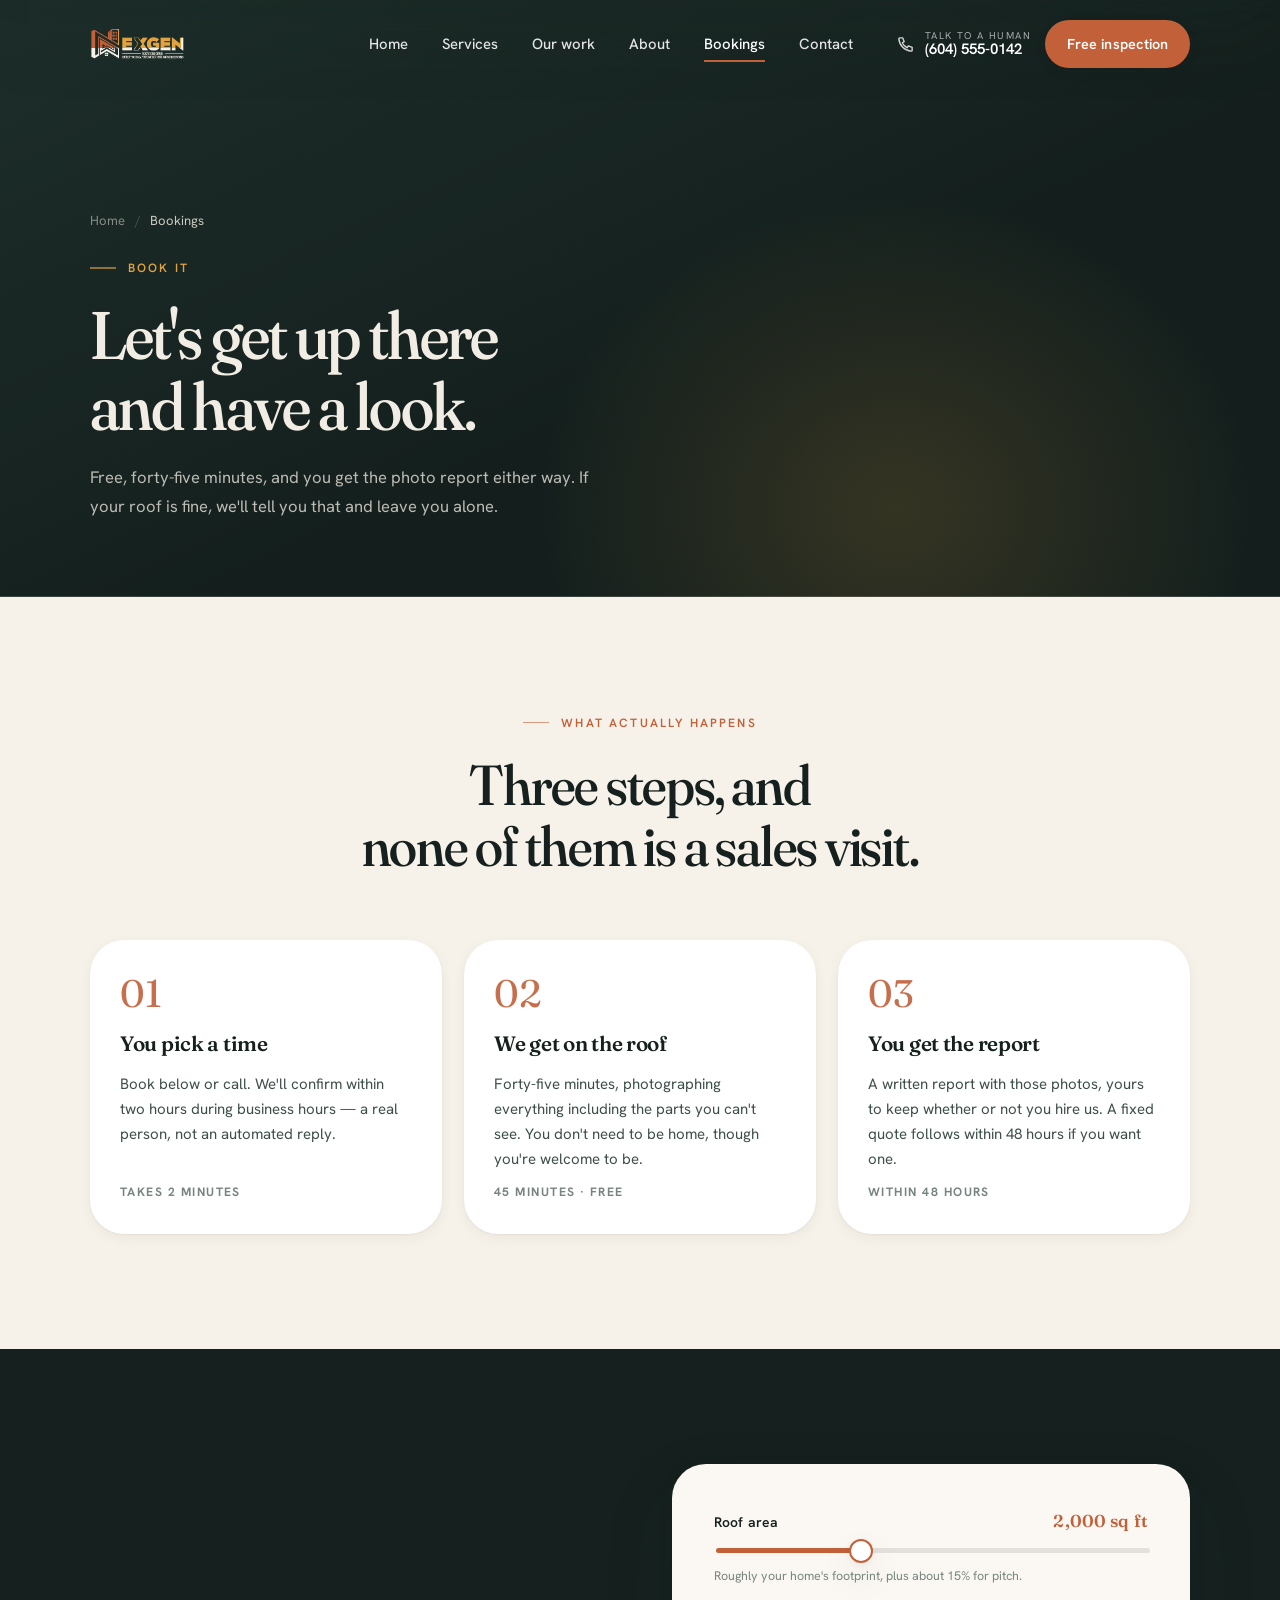
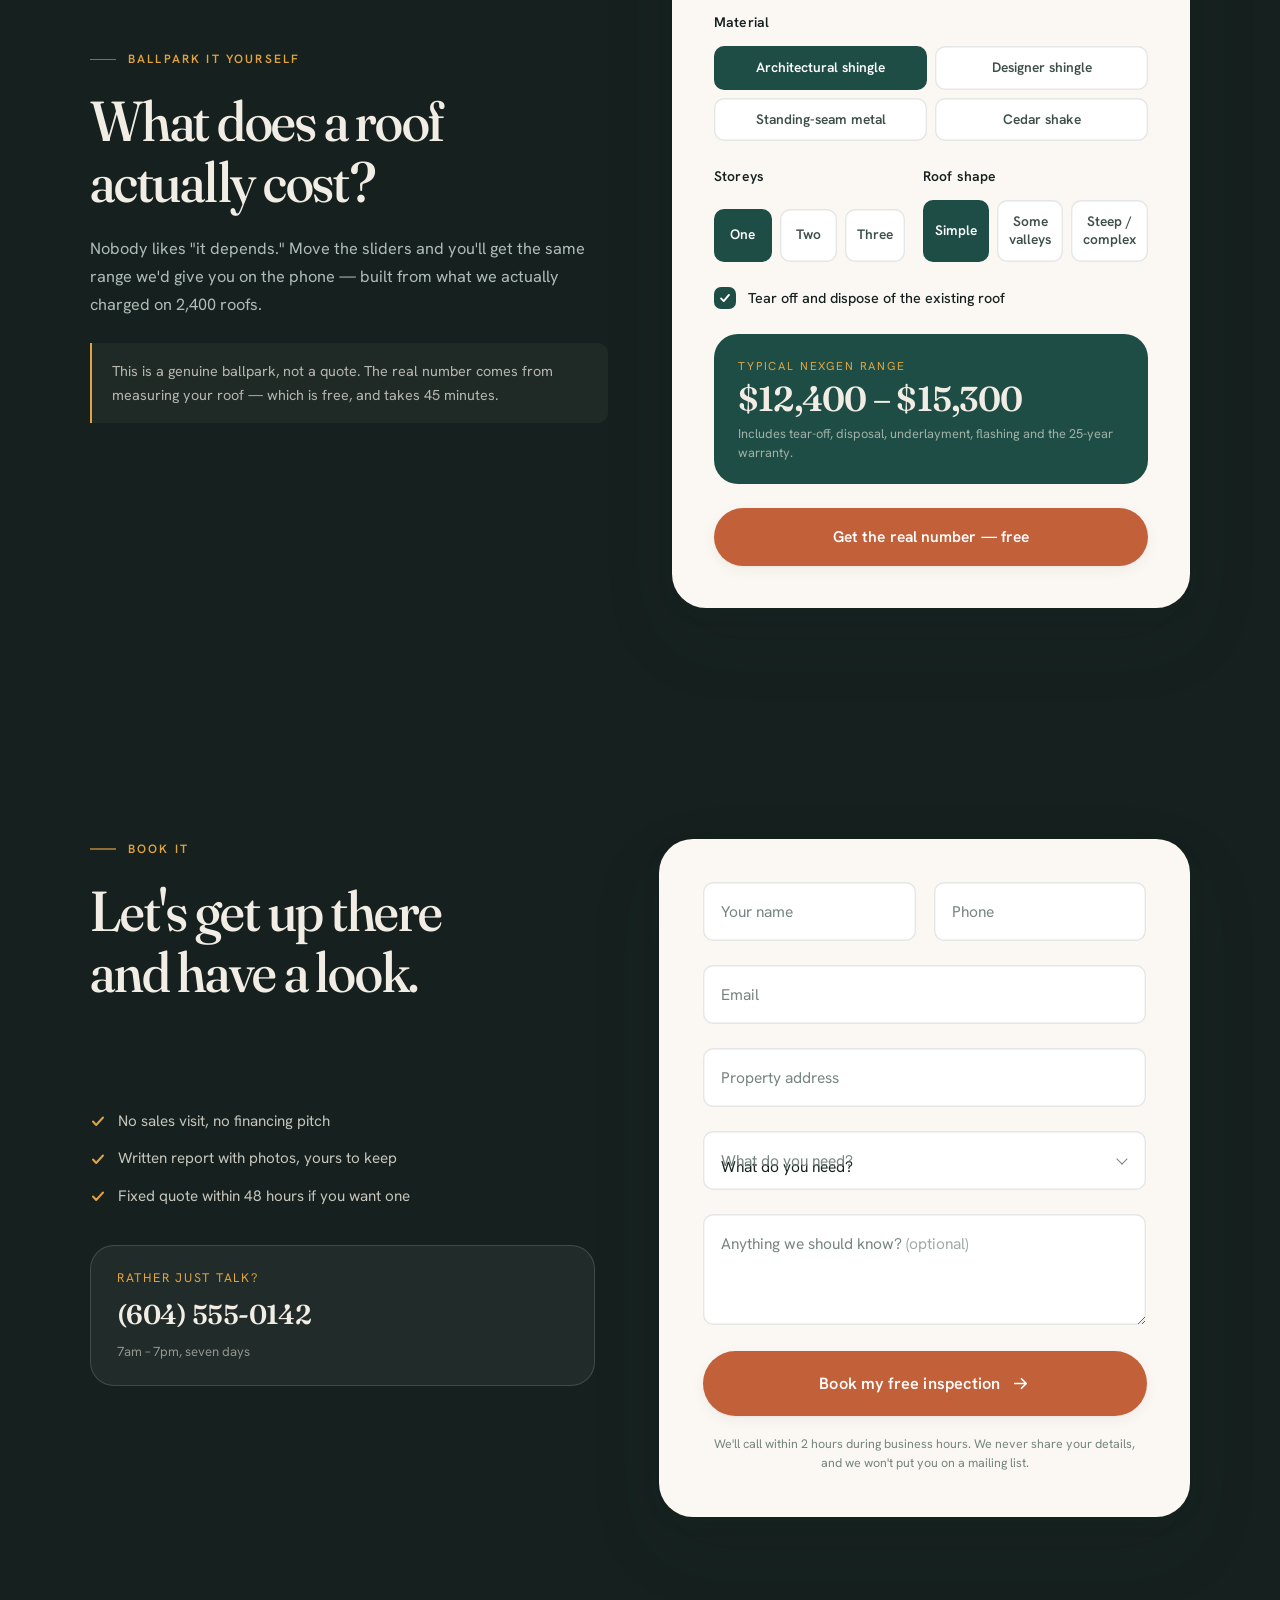
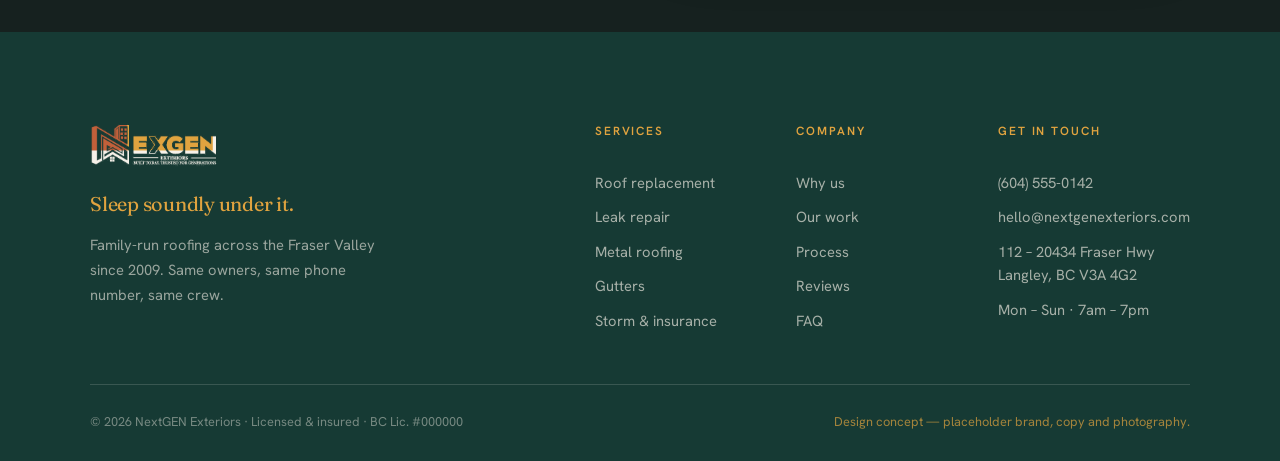
<file: bookings.html>
<!doctype html>
<html lang="en">
<head>
<meta charset="UTF-8" />
<meta name="viewport" content="width=device-width, initial-scale=1" />
<title>Book a free inspection — NextGEN Exteriors</title>
<meta name="description" content="Book a free 45-minute roof inspection in the Fraser Valley. Written report with photos, yours to keep. No sales visit and no obligation." />
<meta name="theme-color" content="#1E4D45" />
<meta property="og:type" content="website" />
<meta property="og:title" content="Book a free inspection — NextGEN Exteriors" />
<meta property="og:description" content="Book a free 45-minute roof inspection in the Fraser Valley. Written report with photos, yours to keep. No sales visit and no obligation." />
<link rel="preconnect" href="https://fonts.googleapis.com" />
<link rel="preconnect" href="https://fonts.gstatic.com" crossorigin />
<link href="https://fonts.googleapis.com/css2?family=Fraunces:opsz,wght,SOFT@9..144,400..700,0..100&family=Hanken+Grotesk:wght@400;500;600;700&display=swap" rel="stylesheet" />
<link rel="stylesheet" href="styles.css" />
<link rel="icon" type="image/png" sizes="32x32" href="assets/favicon-32.png" />
<link rel="apple-touch-icon" sizes="180x180" href="assets/favicon-180.png" />
<script src="main.js" defer></script>
</head>
<body>

<!-- ============ PRELOADER ============ -->
<!-- Two independent fallbacks so a decorative preloader can never trap the
     page: this kills it outright with JS off, and styles.css fades it out on
     a timer if main.js never loads or throws before it can dismiss it. -->
<noscript><style>.preloader{display:none !important}</style></noscript>
<div class="preloader" data-preloader aria-hidden="true">
  <div class="preloader__mark">
    <img class="preloader__logo" src="assets/nexgen-logo-color.png" alt="" />
  </div>
</div>

<a class="skip-link" href="#main">Skip to content</a>
<div class="cursor" data-cursor aria-hidden="true"><span class="cursor__dot"></span><span class="cursor__ring"></span></div>
<div class="scrollbar" data-progress aria-hidden="true"><i></i></div>


<!-- ============ HEADER ============ -->
<header class="hdr" data-hdr>
  <div class="hdr__in">
    <a class="logo" href="index.html" aria-label="NextGEN Exteriors — home">
      <span class="logo__lockup" aria-hidden="true">
        <img class="logo__img logo__img--for-dark" src="assets/nexgen-logo-color.png" alt="" />
        <img class="logo__img logo__img--for-light" src="assets/nexgen-logo-navy.png" alt="" />
      </span>
    </a>

    <nav class="nav" aria-label="Primary">
      <a href="index.html">Home</a>
      <a href="services.html">Services</a>
      <a href="gallery.html">Our work</a>
      <a href="about.html">About</a>
      <a href="bookings.html" class="is-on" aria-current="page">Bookings</a>
      <a href="contact.html">Contact</a>
    </nav>

    <div class="hdr__act">
      <a class="tel" href="tel:+16045550142">
        <svg viewBox="0 0 20 20" fill="none" aria-hidden="true"><path d="M4 3h3l1.6 4-2 1.2a10 10 0 0 0 5.2 5.2L13 11.4 17 13v3a1 1 0 0 1-1.1 1A14 14 0 0 1 3 4.1 1 1 0 0 1 4 3Z" stroke="currentColor" stroke-width="1.5" stroke-linejoin="round"/></svg>
        <span><i>Talk to a human</i><b>(604) 555-0142</b></span>
      </a>
      <a class="btn btn--accent btn--sm magnetic" href="bookings.html" data-magnetic>Free inspection</a>
      <button class="burger" type="button" aria-expanded="false" aria-controls="mnav" aria-label="Open menu" data-burger><span></span><span></span></button>
    </div>
  </div>
</header>

<nav class="mnav" id="mnav" data-mnav aria-label="Mobile">
  <a href="index.html">Home</a>
  <a href="services.html">Services</a>
  <a href="gallery.html">Our work</a>
  <a href="about.html">About</a>
  <a href="bookings.html" class="is-on" aria-current="page">Bookings</a>
  <a href="contact.html">Contact</a>
  <a class="mnav__tel" href="tel:+16045550142">(604) 555-0142</a>
  <a class="btn btn--accent" href="bookings.html">Book a free inspection</a>
</nav>

<main id="main">

<!-- ============ PAGE HERO ============ -->
<section class="phero">
  <div class="phero__glow" aria-hidden="true"></div>
  <div class="wrap">
    <nav class="crumb" aria-label="Breadcrumb">
      <a href="index.html">Home</a><span aria-hidden="true">/</span><span aria-current="page">Bookings</span>
    </nav>
    <p class="eyebrow eyebrow--light" data-rise>Book it</p>
    <h1 class="phero__h1" data-rise data-delay="1">Let's get up there<br />and have a look.</h1>
    <p class="phero__lead" data-rise data-delay="2">Free, forty-five minutes, and you get the photo report either way. If your roof is fine, we'll tell you that and leave you alone.</p>
  </div>
</section>

<!-- ============ WHAT HAPPENS ============ -->
<section class="sec bookflow">
  <div class="wrap">
    <header class="sec__head sec__head--center">
      <p class="eyebrow" data-rise>What actually happens</p>
      <h2 class="sec__h2" data-rise data-delay="1">Three steps, and<br />none of them is a sales visit.</h2>
    </header>
    <ol class="bf__grid">
      <li class="bf" data-rise>
        <span class="bf__n">01</span>
        <b>You pick a time</b>
        <p>Book below or call. We'll confirm within two hours during business hours — a real person,
          not an automated reply.</p>
        <span class="bf__meta">Takes 2 minutes</span>
      </li>
      <li class="bf" data-rise data-delay="1">
        <span class="bf__n">02</span>
        <b>We get on the roof</b>
        <p>Forty-five minutes, photographing everything including the parts you can't see. You don't
          need to be home, though you're welcome to be.</p>
        <span class="bf__meta">45 minutes · free</span>
      </li>
      <li class="bf" data-rise data-delay="2">
        <span class="bf__n">03</span>
        <b>You get the report</b>
        <p>A written report with those photos, yours to keep whether or not you hire us. A fixed
          quote follows within 48 hours if you want one.</p>
        <span class="bf__meta">Within 48 hours</span>
      </li>
    </ol>
  </div>
</section>
<!-- ============ ESTIMATE CALCULATOR ============ -->
<section class="sec sec--dark calc" id="calc">
  <div class="wrap calc__in">
    <div class="calc__copy">
      <p class="eyebrow eyebrow--light" data-rise>Ballpark it yourself</p>
      <h2 class="sec__h2" data-rise data-delay="1">What does a roof<br />actually cost?</h2>
      <p class="sec__lead" data-rise data-delay="2">
        Nobody likes "it depends." Move the sliders and you'll get the same range we'd give you on
        the phone — built from what we actually charged on 2,400 roofs.
      </p>
      <p class="calc__note" data-rise data-delay="3">
        This is a genuine ballpark, not a quote. The real number comes from measuring your roof —
        which is free, and takes 45 minutes.
      </p>
    </div>

    <form class="calc__card" data-calc novalidate>
      <div class="fld">
        <label for="c-size">Roof area <b data-out="size">2,000 sq ft</b></label>
        <input id="c-size" type="range" min="800" max="4500" step="50" value="2000" data-c="size" />
        <span class="fld__hint">Roughly your home's footprint, plus about 15% for pitch.</span>
      </div>

      <div class="fld">
        <span class="fld__lbl">Material</span>
        <div class="seg" data-c-group="material">
          <button type="button" class="is-on" data-v="5.6">Architectural shingle</button>
          <button type="button" data-v="8.2">Designer shingle</button>
          <button type="button" data-v="13.5">Standing-seam metal</button>
          <button type="button" data-v="12.4">Cedar shake</button>
        </div>
      </div>

      <div class="calc__row">
        <div class="fld">
          <span class="fld__lbl">Storeys</span>
          <div class="seg seg--sm" data-c-group="storeys">
            <button type="button" class="is-on" data-v="1">One</button>
            <button type="button" data-v="1.12">Two</button>
            <button type="button" data-v="1.26">Three</button>
          </div>
        </div>
        <div class="fld">
          <span class="fld__lbl">Roof shape</span>
          <div class="seg seg--sm" data-c-group="pitch">
            <button type="button" class="is-on" data-v="1">Simple</button>
            <button type="button" data-v="1.13">Some valleys</button>
            <button type="button" data-v="1.24">Steep / complex</button>
          </div>
        </div>
      </div>

      <label class="chk">
        <input type="checkbox" data-c="tearoff" checked />
        <span class="chk__box" aria-hidden="true"><svg viewBox="0 0 16 16"><path d="M3.5 8.5 6.5 11.5 12.5 4.5" fill="none" stroke="currentColor" stroke-width="2.2" stroke-linecap="round" stroke-linejoin="round"/></svg></span>
        <span>Tear off and dispose of the existing roof</span>
      </label>

      <div class="calc__out">
        <span class="calc__out-lbl">Typical NexGen range</span>
        <b class="calc__out-val" data-out="range">$13,400 – $16,300</b>
        <span class="calc__out-sub" data-out="sub">Includes tear-off, disposal, underlayment, flashing and warranty.</span>
      </div>

      <a class="btn btn--accent btn--full magnetic" href="#estimate" data-magnetic>Get the real number — free</a>
    </form>
  </div>
</section><!-- ============ ESTIMATE / CONTACT ============ -->
<section class="sec sec--dark est" id="estimate">
  <div class="wrap est__in">
    <div class="est__copy">
      <p class="eyebrow eyebrow--light" data-rise>Book it</p>
      <h2 class="sec__h2" data-rise data-delay="1">Let's get up there<br />and have a look.</h2>
      <p class="sec__lead" data-rise data-delay="2">
        Free, 45 minutes, and you get the photo report either way. If your roof is fine, we'll
        tell you that and leave you alone.
      </p>

      <ul class="est__pts" data-rise data-delay="3">
        <li><svg viewBox="0 0 16 16" aria-hidden="true"><path d="M3 8.5 6.2 12 13 4.5" fill="none" stroke="currentColor" stroke-width="2" stroke-linecap="round" stroke-linejoin="round"/></svg>No sales visit, no financing pitch</li>
        <li><svg viewBox="0 0 16 16" aria-hidden="true"><path d="M3 8.5 6.2 12 13 4.5" fill="none" stroke="currentColor" stroke-width="2" stroke-linecap="round" stroke-linejoin="round"/></svg>Written report with photos, yours to keep</li>
        <li><svg viewBox="0 0 16 16" aria-hidden="true"><path d="M3 8.5 6.2 12 13 4.5" fill="none" stroke="currentColor" stroke-width="2" stroke-linecap="round" stroke-linejoin="round"/></svg>Fixed quote within 48 hours if you want one</li>
      </ul>

      <div class="est__call" data-rise data-delay="4">
        <span>Rather just talk?</span>
        <a href="tel:+16045550142">(604) 555-0142</a>
        <i>7am – 7pm, seven days</i>
      </div>
    </div>

    <form class="est__form" data-form novalidate>
      <div class="est__row">
        <div class="inp">
          <input id="f-name" type="text" name="name" placeholder=" " required autocomplete="name" />
          <label for="f-name">Your name</label>
          <em data-err></em>
        </div>
        <div class="inp">
          <input id="f-phone" type="tel" name="phone" placeholder=" " required autocomplete="tel" />
          <label for="f-phone">Phone</label>
          <em data-err></em>
        </div>
      </div>

      <div class="inp">
        <input id="f-email" type="email" name="email" placeholder=" " required autocomplete="email" />
        <label for="f-email">Email</label>
        <em data-err></em>
      </div>

      <div class="inp">
        <input id="f-addr" type="text" name="address" placeholder=" " required autocomplete="street-address" />
        <label for="f-addr">Property address</label>
        <em data-err></em>
      </div>

      <div class="inp inp--sel">
        <select id="f-need" name="need" required>
          <option value="" selected disabled>What do you need?</option>
          <option>I think I have a leak</option>
          <option>My roof is old and I want it assessed</option>
          <option>I want a quote for a full replacement</option>
          <option>Storm or hail damage</option>
          <option>Gutters or drainage</option>
          <option>Something else</option>
        </select>
        <label for="f-need">What do you need?</label>
        <em data-err></em>
      </div>

      <div class="inp">
        <textarea id="f-msg" name="message" rows="3" placeholder=" "></textarea>
        <label for="f-msg">Anything we should know? <i>(optional)</i></label>
      </div>

      <button class="btn btn--accent btn--full btn--lg magnetic" type="submit" data-magnetic>
        <span data-submit-txt>Book my free inspection</span>
        <svg viewBox="0 0 20 20" fill="none" aria-hidden="true"><path d="M4 10h12m-5-5 5 5-5 5" stroke="currentColor" stroke-width="1.8" stroke-linecap="round" stroke-linejoin="round"/></svg>
      </button>
      <p class="est__fine">We'll call within 2 hours during business hours. We never share your details,
        and we won't put you on a mailing list.</p>

      <div class="est__done" data-done hidden>
        <div class="est__done-ico" aria-hidden="true">
          <svg viewBox="0 0 48 48" fill="none"><circle cx="24" cy="24" r="21" stroke="currentColor" stroke-width="2.4"/><path d="m15 24.5 6.4 6.4L33 18" stroke="var(--accent)" stroke-width="3" stroke-linecap="round" stroke-linejoin="round"/></svg>
        </div>
        <b>Got it — you're booked in.</b>
        <p>A real person will call you within two hours. In the meantime, if it's urgent, ring
          <a href="tel:+16045550142">(604) 555-0142</a>.</p>
        <span class="est__demo">Demo only — this form isn't connected to anything yet.</span>
      </div>
    </form>
  </div>
</section>

</main>

<!-- ============ FOOTER ============ -->
<footer class="ftr">
  <div class="wrap">
    <div class="ftr__top">
      <div class="ftr__brand">
        <a class="logo logo--lg" href="index.html" aria-label="NextGEN Exteriors — home">
          <span class="logo__lockup" aria-hidden="true">
            <img class="logo__img" src="assets/nexgen-logo-color.png" alt="" />
          </span>
        </a>
        <p class="ftr__tag">Sleep soundly under it.</p>
        <p class="ftr__blurb">Family-run roofing across the Fraser Valley since 2009. Same owners,
          same phone number, same crew.</p>
      </div>

      <nav class="ftr__nav" aria-label="Footer">
        <div>
          <h4>Services</h4>
          <a href="services.html">Roof replacement</a>
          <a href="services.html">Leak repair</a>
          <a href="services.html">Metal roofing</a>
          <a href="services.html">Gutters</a>
          <a href="services.html">Storm &amp; insurance</a>
        </div>
        <div>
          <h4>Company</h4>
          <a href="about.html">Why us</a>
          <a href="gallery.html">Our work</a>
          <a href="services.html#process">Process</a>
          <a href="about.html#reviews">Reviews</a>
          <a href="about.html#faq">FAQ</a>
        </div>
        <div>
          <h4>Get in touch</h4>
          <a href="tel:+16045550142">(604) 555-0142</a>
          <a href="mailto:hello@nextgenexteriors.com">hello@nextgenexteriors.com</a>
          <span>112 – 20434 Fraser Hwy<br />Langley, BC V3A 4G2</span>
          <span>Mon – Sun · 7am – 7pm</span>
        </div>
      </nav>
    </div>

    <div class="ftr__bar">
      <p>© 2026 NextGEN Exteriors · Licensed &amp; insured · BC Lic. #000000</p>
      <p class="ftr__demo">Design concept — placeholder brand, copy and photography.</p>
    </div>
  </div>
</footer>

</body>
</html>
</file>
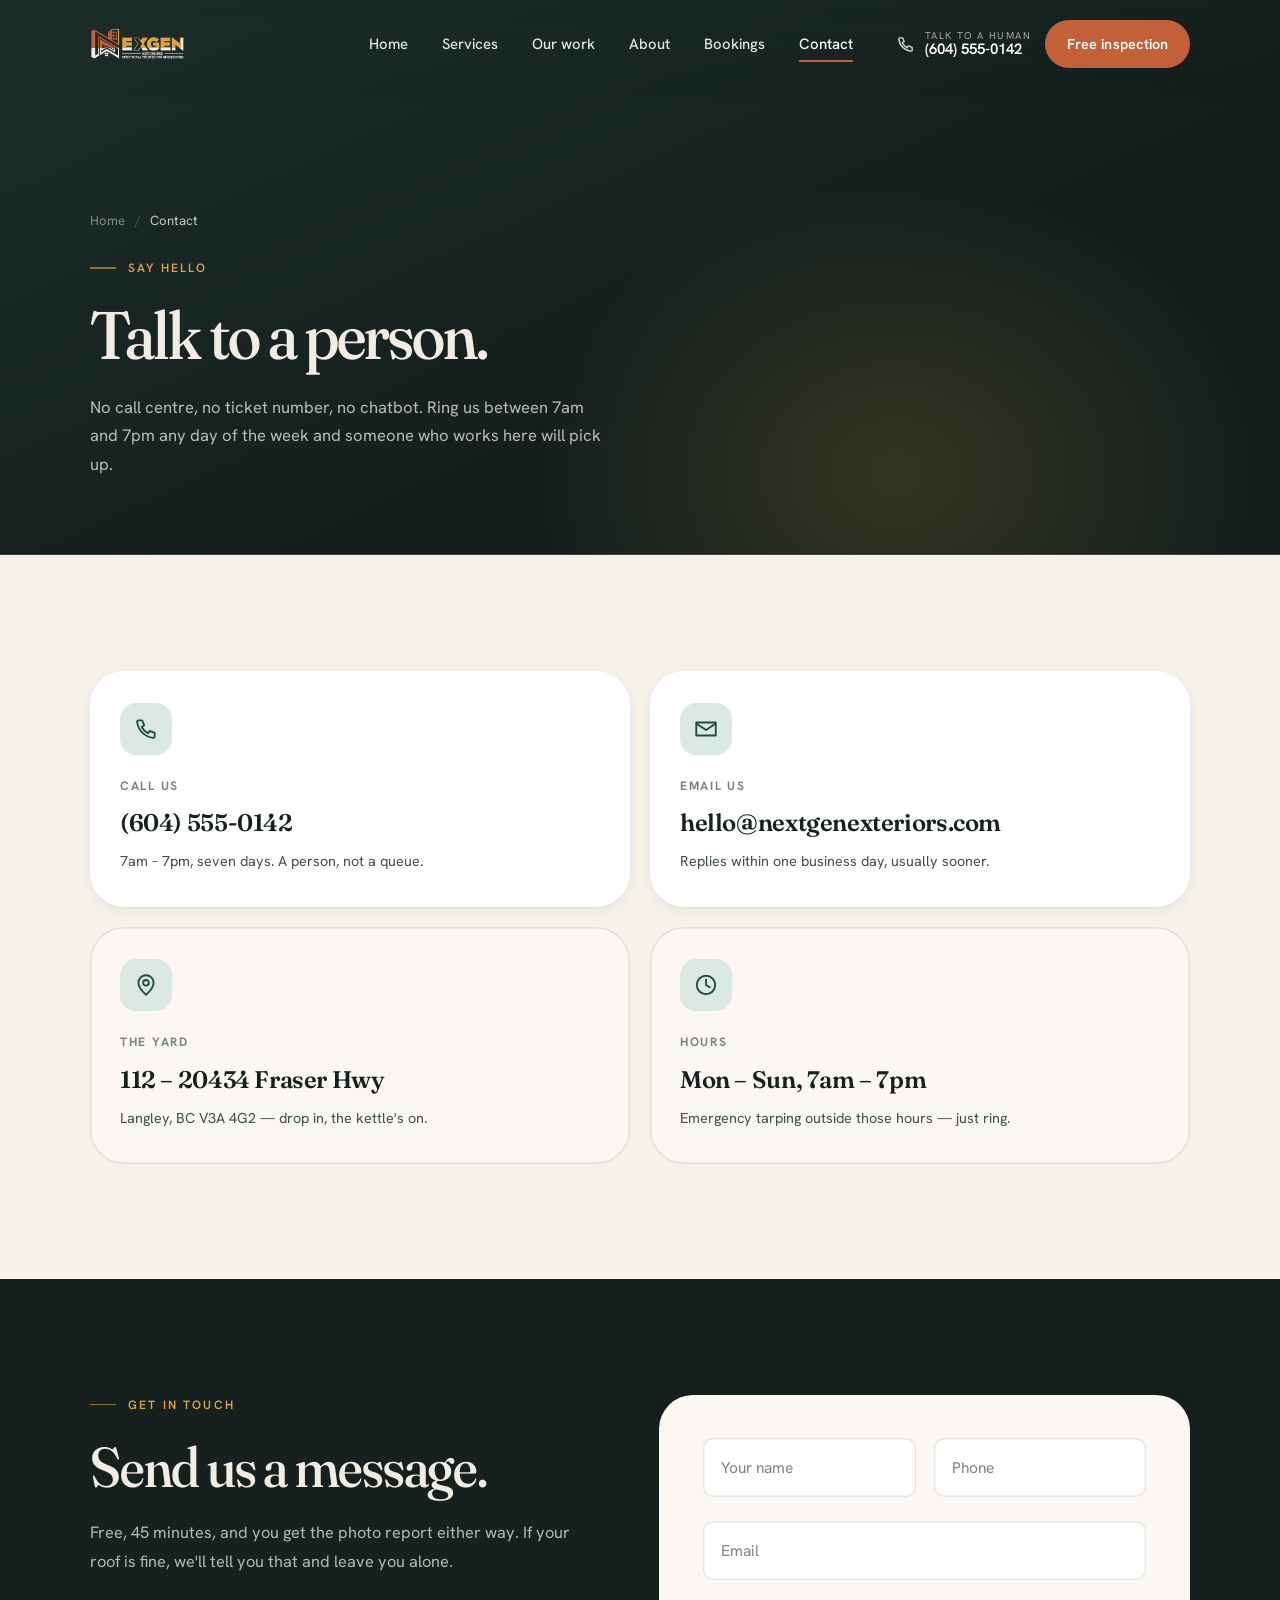
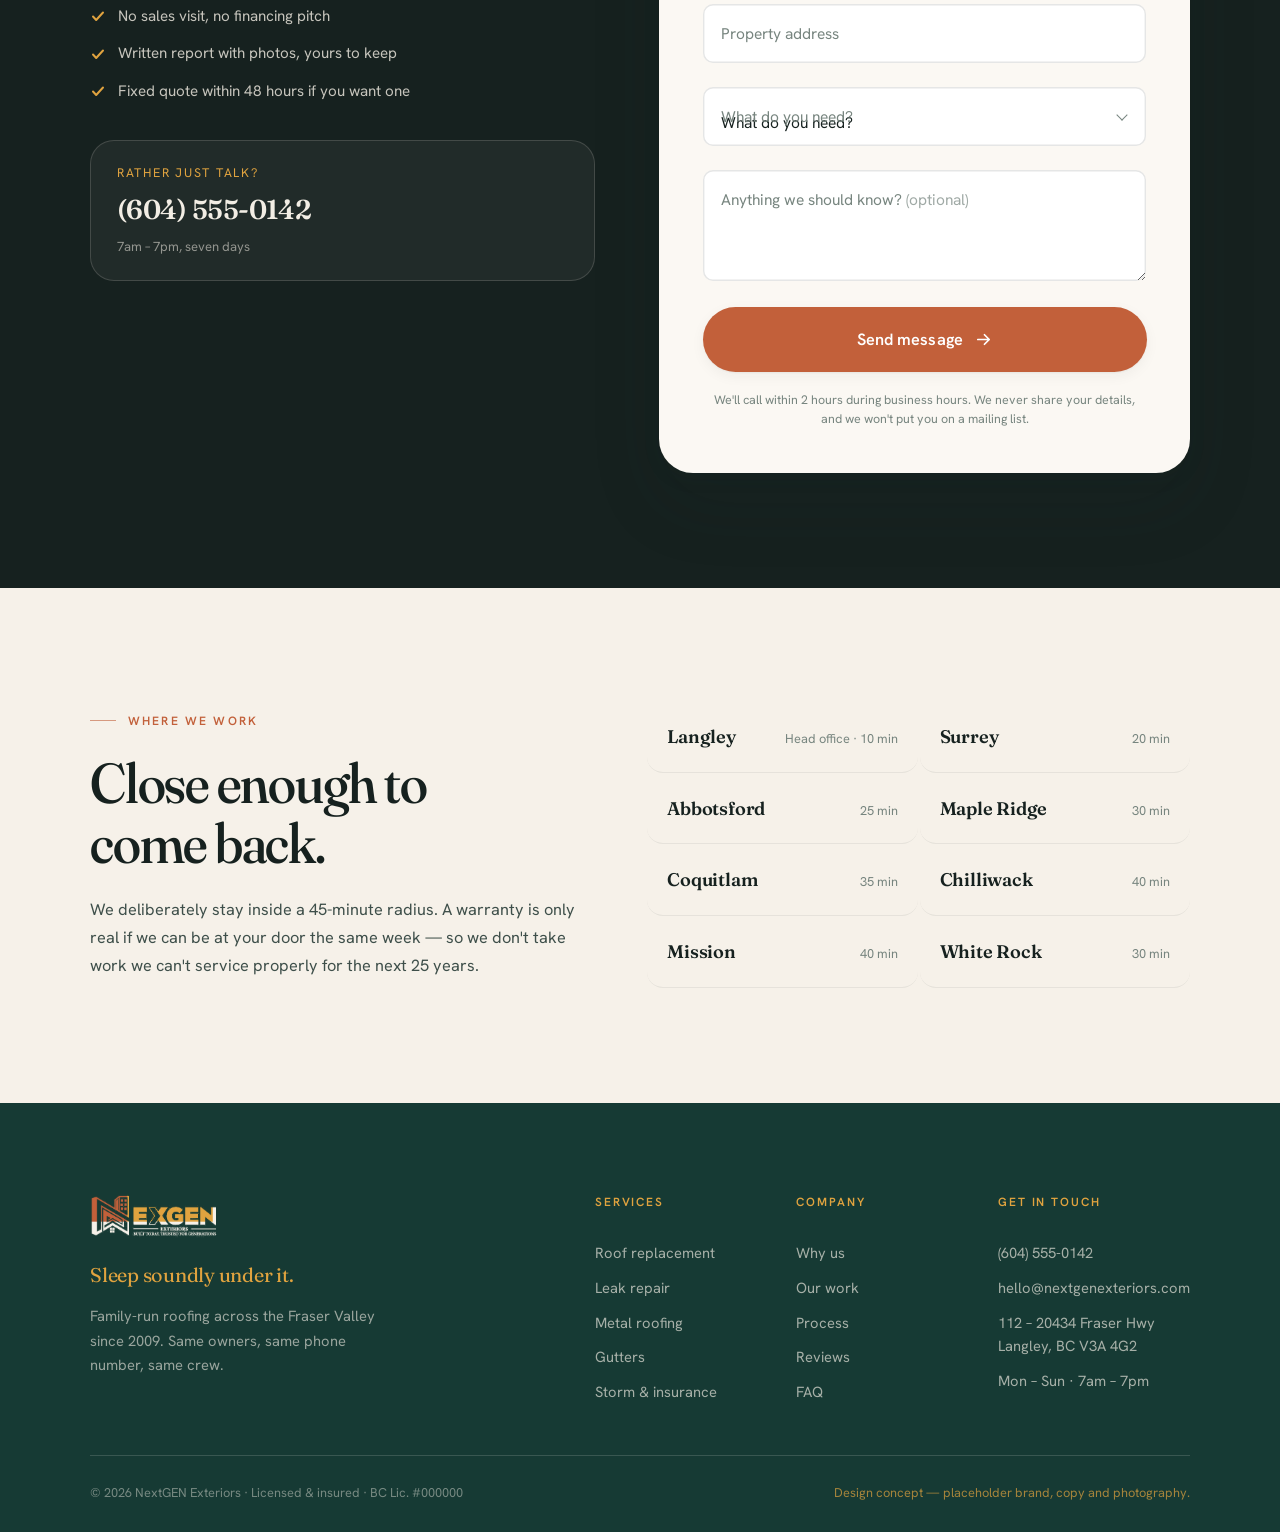
<file: contact.html>
<!doctype html>
<html lang="en">
<head>
<meta charset="UTF-8" />
<meta name="viewport" content="width=device-width, initial-scale=1" />
<title>Contact — NextGEN Exteriors</title>
<meta name="description" content="Call (604) 555-0142, email hello@nextgenexteriors.com, or send a message. Roofing across Langley, Surrey, Abbotsford and the Fraser Valley." />
<meta name="theme-color" content="#1E4D45" />
<meta property="og:type" content="website" />
<meta property="og:title" content="Contact — NextGEN Exteriors" />
<meta property="og:description" content="Call (604) 555-0142, email hello@nextgenexteriors.com, or send a message. Roofing across Langley, Surrey, Abbotsford and the Fraser Valley." />
<link rel="preconnect" href="https://fonts.googleapis.com" />
<link rel="preconnect" href="https://fonts.gstatic.com" crossorigin />
<link href="https://fonts.googleapis.com/css2?family=Fraunces:opsz,wght,SOFT@9..144,400..700,0..100&family=Hanken+Grotesk:wght@400;500;600;700&display=swap" rel="stylesheet" />
<link rel="stylesheet" href="styles.css" />
<link rel="icon" type="image/png" sizes="32x32" href="assets/favicon-32.png" />
<link rel="apple-touch-icon" sizes="180x180" href="assets/favicon-180.png" />
<script src="main.js" defer></script>
</head>
<body>

<!-- ============ PRELOADER ============ -->
<!-- Two independent fallbacks so a decorative preloader can never trap the
     page: this kills it outright with JS off, and styles.css fades it out on
     a timer if main.js never loads or throws before it can dismiss it. -->
<noscript><style>.preloader{display:none !important}</style></noscript>
<div class="preloader" data-preloader aria-hidden="true">
  <div class="preloader__mark">
    <img class="preloader__logo" src="assets/nexgen-logo-color.png" alt="" />
  </div>
</div>

<a class="skip-link" href="#main">Skip to content</a>
<div class="cursor" data-cursor aria-hidden="true"><span class="cursor__dot"></span><span class="cursor__ring"></span></div>
<div class="scrollbar" data-progress aria-hidden="true"><i></i></div>


<!-- ============ HEADER ============ -->
<header class="hdr" data-hdr>
  <div class="hdr__in">
    <a class="logo" href="index.html" aria-label="NextGEN Exteriors — home">
      <span class="logo__lockup" aria-hidden="true">
        <img class="logo__img logo__img--for-dark" src="assets/nexgen-logo-color.png" alt="" />
        <img class="logo__img logo__img--for-light" src="assets/nexgen-logo-navy.png" alt="" />
      </span>
    </a>

    <nav class="nav" aria-label="Primary">
      <a href="index.html">Home</a>
      <a href="services.html">Services</a>
      <a href="gallery.html">Our work</a>
      <a href="about.html">About</a>
      <a href="bookings.html">Bookings</a>
      <a href="contact.html" class="is-on" aria-current="page">Contact</a>
    </nav>

    <div class="hdr__act">
      <a class="tel" href="tel:+16045550142">
        <svg viewBox="0 0 20 20" fill="none" aria-hidden="true"><path d="M4 3h3l1.6 4-2 1.2a10 10 0 0 0 5.2 5.2L13 11.4 17 13v3a1 1 0 0 1-1.1 1A14 14 0 0 1 3 4.1 1 1 0 0 1 4 3Z" stroke="currentColor" stroke-width="1.5" stroke-linejoin="round"/></svg>
        <span><i>Talk to a human</i><b>(604) 555-0142</b></span>
      </a>
      <a class="btn btn--accent btn--sm magnetic" href="bookings.html" data-magnetic>Free inspection</a>
      <button class="burger" type="button" aria-expanded="false" aria-controls="mnav" aria-label="Open menu" data-burger><span></span><span></span></button>
    </div>
  </div>
</header>

<nav class="mnav" id="mnav" data-mnav aria-label="Mobile">
  <a href="index.html">Home</a>
  <a href="services.html">Services</a>
  <a href="gallery.html">Our work</a>
  <a href="about.html">About</a>
  <a href="bookings.html">Bookings</a>
  <a href="contact.html" class="is-on" aria-current="page">Contact</a>
  <a class="mnav__tel" href="tel:+16045550142">(604) 555-0142</a>
  <a class="btn btn--accent" href="bookings.html">Book a free inspection</a>
</nav>

<main id="main">

<!-- ============ PAGE HERO ============ -->
<section class="phero">
  <div class="phero__glow" aria-hidden="true"></div>
  <div class="wrap">
    <nav class="crumb" aria-label="Breadcrumb">
      <a href="index.html">Home</a><span aria-hidden="true">/</span><span aria-current="page">Contact</span>
    </nav>
    <p class="eyebrow eyebrow--light" data-rise>Say hello</p>
    <h1 class="phero__h1" data-rise data-delay="1">Talk to a person.</h1>
    <p class="phero__lead" data-rise data-delay="2">No call centre, no ticket number, no chatbot. Ring us between 7am and 7pm any day of the week and someone who works here will pick up.</p>
  </div>
</section>

<!-- ============ CONTACT CARDS ============ -->
<section class="sec cx">
  <div class="wrap">
    <div class="cx__grid">
      <a class="cx__card" href="tel:+16045550142" data-rise>
        <span class="cx__ico" aria-hidden="true"><svg viewBox="0 0 24 24" fill="none"><path d="M5 4h3.5l1.8 4.5-2.3 1.4a12 12 0 0 0 6.1 6.1l1.4-2.3L20 15.5V19a1.2 1.2 0 0 1-1.3 1.2A16.8 16.8 0 0 1 3.8 5.3 1.2 1.2 0 0 1 5 4Z" stroke="currentColor" stroke-width="1.7" stroke-linejoin="round"/></svg></span>
        <b>Call us</b><span class="cx__val">(604) 555-0142</span>
        <span class="cx__sub">7am – 7pm, seven days. A person, not a queue.</span>
      </a>
      <a class="cx__card" href="mailto:hello@nextgenexteriors.com" data-rise data-delay="1">
        <span class="cx__ico" aria-hidden="true"><svg viewBox="0 0 24 24" fill="none"><path d="M3 6h18v12H3z" stroke="currentColor" stroke-width="1.7" stroke-linejoin="round"/><path d="m3 7 9 6 9-6" stroke="currentColor" stroke-width="1.7" stroke-linejoin="round"/></svg></span>
        <b>Email us</b><span class="cx__val">hello@nextgenexteriors.com</span>
        <span class="cx__sub">Replies within one business day, usually sooner.</span>
      </a>
      <div class="cx__card cx__card--flat" data-rise data-delay="2">
        <span class="cx__ico" aria-hidden="true"><svg viewBox="0 0 24 24" fill="none"><path d="M12 21s7-6 7-11a7 7 0 1 0-14 0c0 5 7 11 7 11Z" stroke="currentColor" stroke-width="1.7" stroke-linejoin="round"/><circle cx="12" cy="10" r="2.6" stroke="currentColor" stroke-width="1.7"/></svg></span>
        <b>The yard</b><span class="cx__val">112 – 20434 Fraser Hwy</span>
        <span class="cx__sub">Langley, BC V3A 4G2 — drop in, the kettle's on.</span>
      </div>
      <div class="cx__card cx__card--flat" data-rise data-delay="3">
        <span class="cx__ico" aria-hidden="true"><svg viewBox="0 0 24 24" fill="none"><circle cx="12" cy="12" r="8.5" stroke="currentColor" stroke-width="1.7"/><path d="M12 7v5l3.5 2.2" stroke="currentColor" stroke-width="1.7" stroke-linecap="round" stroke-linejoin="round"/></svg></span>
        <b>Hours</b><span class="cx__val">Mon – Sun, 7am – 7pm</span>
        <span class="cx__sub">Emergency tarping outside those hours — just ring.</span>
      </div>
    </div>
  </div>
</section>
<!-- ============ ESTIMATE / CONTACT ============ -->
<section class="sec sec--dark est" id="message">
  <div class="wrap est__in">
    <div class="est__copy">
      <p class="eyebrow eyebrow--light" data-rise>Get in touch</p>
      <h2 class="sec__h2" data-rise data-delay="1">Send us a message.</h2>
      <p class="sec__lead" data-rise data-delay="2">
        Free, 45 minutes, and you get the photo report either way. If your roof is fine, we'll
        tell you that and leave you alone.
      </p>

      <ul class="est__pts" data-rise data-delay="3">
        <li><svg viewBox="0 0 16 16" aria-hidden="true"><path d="M3 8.5 6.2 12 13 4.5" fill="none" stroke="currentColor" stroke-width="2" stroke-linecap="round" stroke-linejoin="round"/></svg>No sales visit, no financing pitch</li>
        <li><svg viewBox="0 0 16 16" aria-hidden="true"><path d="M3 8.5 6.2 12 13 4.5" fill="none" stroke="currentColor" stroke-width="2" stroke-linecap="round" stroke-linejoin="round"/></svg>Written report with photos, yours to keep</li>
        <li><svg viewBox="0 0 16 16" aria-hidden="true"><path d="M3 8.5 6.2 12 13 4.5" fill="none" stroke="currentColor" stroke-width="2" stroke-linecap="round" stroke-linejoin="round"/></svg>Fixed quote within 48 hours if you want one</li>
      </ul>

      <div class="est__call" data-rise data-delay="4">
        <span>Rather just talk?</span>
        <a href="tel:+16045550142">(604) 555-0142</a>
        <i>7am – 7pm, seven days</i>
      </div>
    </div>

    <form class="est__form" data-form novalidate>
      <div class="est__row">
        <div class="inp">
          <input id="f-name" type="text" name="name" placeholder=" " required autocomplete="name" />
          <label for="f-name">Your name</label>
          <em data-err></em>
        </div>
        <div class="inp">
          <input id="f-phone" type="tel" name="phone" placeholder=" " required autocomplete="tel" />
          <label for="f-phone">Phone</label>
          <em data-err></em>
        </div>
      </div>

      <div class="inp">
        <input id="f-email" type="email" name="email" placeholder=" " required autocomplete="email" />
        <label for="f-email">Email</label>
        <em data-err></em>
      </div>

      <div class="inp">
        <input id="f-addr" type="text" name="address" placeholder=" " required autocomplete="street-address" />
        <label for="f-addr">Property address</label>
        <em data-err></em>
      </div>

      <div class="inp inp--sel">
        <select id="f-need" name="need" required>
          <option value="" selected disabled>What do you need?</option>
          <option>I think I have a leak</option>
          <option>My roof is old and I want it assessed</option>
          <option>I want a quote for a full replacement</option>
          <option>Storm or hail damage</option>
          <option>Gutters or drainage</option>
          <option>Something else</option>
        </select>
        <label for="f-need">What do you need?</label>
        <em data-err></em>
      </div>

      <div class="inp">
        <textarea id="f-msg" name="message" rows="3" placeholder=" "></textarea>
        <label for="f-msg">Anything we should know? <i>(optional)</i></label>
      </div>

      <button class="btn btn--accent btn--full btn--lg magnetic" type="submit" data-magnetic>
        <span data-submit-txt>Send message</span>
        <svg viewBox="0 0 20 20" fill="none" aria-hidden="true"><path d="M4 10h12m-5-5 5 5-5 5" stroke="currentColor" stroke-width="1.8" stroke-linecap="round" stroke-linejoin="round"/></svg>
      </button>
      <p class="est__fine">We'll call within 2 hours during business hours. We never share your details,
        and we won't put you on a mailing list.</p>

      <div class="est__done" data-done hidden>
        <div class="est__done-ico" aria-hidden="true">
          <svg viewBox="0 0 48 48" fill="none"><circle cx="24" cy="24" r="21" stroke="currentColor" stroke-width="2.4"/><path d="m15 24.5 6.4 6.4L33 18" stroke="var(--accent)" stroke-width="3" stroke-linecap="round" stroke-linejoin="round"/></svg>
        </div>
        <b>Got it — you're booked in.</b>
        <p>A real person will call you within two hours. In the meantime, if it's urgent, ring
          <a href="tel:+16045550142">(604) 555-0142</a>.</p>
        <span class="est__demo">Demo only — this form isn't connected to anything yet.</span>
      </div>
    </form>
  </div>
</section>
<!-- ============ AREAS ============ -->
<section class="sec areas" id="areas">
  <div class="wrap areas__in">
    <div class="areas__copy">
      <p class="eyebrow" data-rise>Where we work</p>
      <h2 class="sec__h2" data-rise data-delay="1">Close enough to<br />come back.</h2>
      <p class="sec__lead" data-rise data-delay="2">We deliberately stay inside a 45-minute radius. A
        warranty is only real if we can be at your door the same week — so we don't take work we
        can't service properly for the next 25 years.</p>
    </div>
    <ul class="areas__list" data-rise data-delay="1">
      <li><b>Langley</b><span>Head office · 10 min</span></li>
      <li><b>Surrey</b><span>20 min</span></li>
      <li><b>Abbotsford</b><span>25 min</span></li>
      <li><b>Maple Ridge</b><span>30 min</span></li>
      <li><b>Coquitlam</b><span>35 min</span></li>
      <li><b>Chilliwack</b><span>40 min</span></li>
      <li><b>Mission</b><span>40 min</span></li>
      <li><b>White Rock</b><span>30 min</span></li>
    </ul>
  </div>
</section>
</main>

<!-- ============ FOOTER ============ -->
<footer class="ftr">
  <div class="wrap">
    <div class="ftr__top">
      <div class="ftr__brand">
        <a class="logo logo--lg" href="index.html" aria-label="NextGEN Exteriors — home">
          <span class="logo__lockup" aria-hidden="true">
            <img class="logo__img" src="assets/nexgen-logo-color.png" alt="" />
          </span>
        </a>
        <p class="ftr__tag">Sleep soundly under it.</p>
        <p class="ftr__blurb">Family-run roofing across the Fraser Valley since 2009. Same owners,
          same phone number, same crew.</p>
      </div>

      <nav class="ftr__nav" aria-label="Footer">
        <div>
          <h4>Services</h4>
          <a href="services.html">Roof replacement</a>
          <a href="services.html">Leak repair</a>
          <a href="services.html">Metal roofing</a>
          <a href="services.html">Gutters</a>
          <a href="services.html">Storm &amp; insurance</a>
        </div>
        <div>
          <h4>Company</h4>
          <a href="about.html">Why us</a>
          <a href="gallery.html">Our work</a>
          <a href="services.html#process">Process</a>
          <a href="about.html#reviews">Reviews</a>
          <a href="about.html#faq">FAQ</a>
        </div>
        <div>
          <h4>Get in touch</h4>
          <a href="tel:+16045550142">(604) 555-0142</a>
          <a href="mailto:hello@nextgenexteriors.com">hello@nextgenexteriors.com</a>
          <span>112 – 20434 Fraser Hwy<br />Langley, BC V3A 4G2</span>
          <span>Mon – Sun · 7am – 7pm</span>
        </div>
      </nav>
    </div>

    <div class="ftr__bar">
      <p>© 2026 NextGEN Exteriors · Licensed &amp; insured · BC Lic. #000000</p>
      <p class="ftr__demo">Design concept — placeholder brand, copy and photography.</p>
    </div>
  </div>
</footer>

</body>
</html>
</file>
<file: styles.css>
/* =========================================================================
   NEXTGEN EXTERIORS — design system
   Brief: "makes you feel safe". Warm paper, deep evergreen shelter,
   terracotta warmth. Soft radii, calm motion, generous air.
   ========================================================================= */

:root{
  /* surface */
  --canvas:#F6F1E9;
  --canvas-2:#FBF8F3;
  --surface:#FFFFFF;
  --dark:#16211F;
  --dark-2:#1B2A27;

  /* ink */
  --ink:#16211F;
  --ink-2:#3E4F4A;
  --muted:#77857F;
  --on-dark:#F2EDE4;
  --on-dark-2:#AFBDB6;

  /* brand */
  --brand:#1E4D45;
  --brand-700:#163A34;
  --brand-100:#DCE8E3;
  --accent:#C2603A;
  --accent-600:#A94E2C;
  --accent-100:#F6E3D8;
  --gold:#E0A33F;

  --line:rgba(22,33,31,.11);
  --line-2:rgba(22,33,31,.07);
  --line-d:rgba(242,237,228,.16);

  /* type */
  --display:"Fraunces",Georgia,"Times New Roman",serif;
  --sans:"Hanken Grotesk",ui-sans-serif,system-ui,-apple-system,"Segoe UI",Roboto,sans-serif;

  /* shape */
  --r-sm:10px; --r:16px; --r-lg:24px; --r-xl:34px; --r-pill:999px;

  /* warm-tinted shadows, never harsh black */
  --sh-1:0 1px 2px rgba(30,45,41,.05), 0 4px 14px rgba(30,45,41,.05);
  --sh-2:0 2px 6px rgba(30,45,41,.06), 0 14px 38px rgba(30,45,41,.09);
  --sh-3:0 6px 18px rgba(30,45,41,.08), 0 30px 70px rgba(30,45,41,.14);

  /* motion */
  --e-out:cubic-bezier(.22,.9,.24,1);
  --e-soft:cubic-bezier(.4,0,.2,1);
  --e-settle:cubic-bezier(.18,.9,.28,1.06);

  --wrap:1220px;
  --gut:clamp(20px,5vw,60px);
}

*,*::before,*::after{box-sizing:border-box}
html{-webkit-text-size-adjust:100%}
html:focus-within{scroll-behavior:smooth}
body{
  margin:0; background:var(--canvas); color:var(--ink);
  font-family:var(--sans); font-size:17px; line-height:1.68;
  font-weight:400; -webkit-font-smoothing:antialiased; text-rendering:optimizeLegibility;
  overflow-x:hidden;
}
body.is-locked{overflow:hidden}
img,svg{display:block; max-width:100%}
img{height:auto}
button,input,select,textarea{font:inherit; color:inherit}
button{cursor:pointer; background:none; border:0; padding:0}
a{color:inherit; text-decoration:none}
h1,h2,h3,h4,p,figure,blockquote,ul,ol{margin:0}
ul,ol{padding:0; list-style:none}

::selection{background:var(--accent); color:#fff}

/* `hidden` must always win — several overlays below set display, and a
   display rule silently beats the attribute. Without this the lightbox
   covers the page and eats every click. */
[hidden]{display:none !important}

:focus-visible{outline:2.5px solid var(--accent); outline-offset:3px; border-radius:4px}

.wrap{width:100%; max-width:var(--wrap); margin-inline:auto; padding-inline:var(--gut)}

.skip-link{
  position:fixed; top:10px; left:10px; z-index:200; padding:12px 20px;
  background:var(--brand); color:#fff; border-radius:var(--r-sm);
  transform:translateY(-160%); transition:transform .3s var(--e-out);
}
.skip-link:focus{transform:none}

/* ---------- type ---------- */
.eyebrow{
  font-size:.75rem; font-weight:600; letter-spacing:.18em; text-transform:uppercase;
  color:var(--accent); margin-bottom:22px; display:flex; align-items:center; gap:12px;
}
.eyebrow::before{content:""; width:26px; height:1.5px; background:currentColor; opacity:.6}
.eyebrow--light{color:var(--gold)}

.sec__h2{
  font-family:var(--display); font-weight:500;
  font-size:clamp(2.1rem,4.4vw,3.6rem); line-height:1.08;
  letter-spacing:-.022em; font-variation-settings:"SOFT" 40,"opsz" 110;
}
.sec__lead{
  font-size:clamp(1.02rem,1.25vw,1.15rem); color:var(--ink-2);
  max-width:56ch; line-height:1.72;
}
/* headings and their lead paragraph need air between them; in the split
   layout the lead is a sibling column, so only space the stacked case */
.sec__h2+.sec__lead,.sec__h2+.calc__note{margin-top:22px}
.hero__h1+.hero__sub{margin-top:0}
.sec--dark .sec__lead{color:var(--on-dark-2)}

/* ---------- buttons ---------- */
.btn{
  --bg:var(--brand); --fg:#fff;
  position:relative; display:inline-flex; align-items:center; justify-content:center; gap:11px;
  padding:16px 30px; border-radius:var(--r-pill); background:var(--bg); color:var(--fg);
  font-weight:600; font-size:.97rem; letter-spacing:.005em; overflow:hidden; isolation:isolate;
  transition:transform .45s var(--e-settle), box-shadow .45s var(--e-out), color .3s var(--e-soft);
  box-shadow:var(--sh-1); will-change:transform;
}
.btn::before{
  content:""; position:absolute; inset:0; z-index:-1; border-radius:inherit;
  background:var(--accent-600); transform:translateY(101%);
  transition:transform .5s var(--e-out);
}
.btn:hover{transform:translateY(-3px); box-shadow:var(--sh-2)}
.btn:hover::before{transform:translateY(0)}
.btn:active{transform:translateY(-1px)}
.btn svg{width:19px; height:19px; transition:transform .45s var(--e-out)}
.btn:hover svg{transform:translateX(4px)}
.btn--accent{--bg:var(--accent)}
.btn--accent::before{background:var(--brand)}
.btn--ghost{--bg:transparent; --fg:#fff; box-shadow:inset 0 0 0 1.5px rgba(255,255,255,.42)}
.btn--ghost::before{background:rgba(255,255,255,.14)}
.btn--ghost:hover{box-shadow:inset 0 0 0 1.5px rgba(255,255,255,.75)}
.btn--sm{padding:12px 22px; font-size:.9rem}
.btn--lg{padding:19px 36px; font-size:1.02rem}
.btn--full{width:100%}

.chip{
  padding:10px 20px; border-radius:var(--r-pill); font-size:.9rem; font-weight:600;
  color:var(--ink-2); box-shadow:inset 0 0 0 1.4px var(--line);
  transition:color .3s var(--e-soft), box-shadow .3s var(--e-soft), background .3s var(--e-soft), transform .4s var(--e-settle);
}
.chip:hover{color:var(--ink); box-shadow:inset 0 0 0 1.4px rgba(22,33,31,.24); transform:translateY(-2px)}
.chip.is-on{background:var(--brand); color:#fff; box-shadow:none}

/* ---------- scroll progress + cursor ---------- */
.scrollbar{position:fixed; inset:0 0 auto 0; height:3px; z-index:120; pointer-events:none}
.scrollbar i{
  display:block; height:100%; width:0;
  background:linear-gradient(90deg,var(--brand),var(--accent),var(--gold));
  transform-origin:left; transition:width .1s linear;
}
.cursor{position:fixed; top:0; left:0; z-index:300; pointer-events:none; mix-blend-mode:difference; opacity:0}
.cursor__dot,.cursor__ring{position:absolute; border-radius:50%; transform:translate(-50%,-50%)}
.cursor__dot{width:6px; height:6px; background:#fff}
.cursor__ring{
  width:38px; height:38px; border:1.4px solid rgba(255,255,255,.55);
  transition:width .35s var(--e-out), height .35s var(--e-out), border-color .3s var(--e-soft);
}
.cursor.is-on{opacity:1}
.cursor.is-hot .cursor__ring{width:62px; height:62px; border-color:#fff}
@media (hover:none),(pointer:coarse){.cursor{display:none}}

/* ---------- preloader ---------- */
.preloader{
  position:fixed; inset:0; z-index:400; background:var(--brand-700);
  display:grid; place-content:center; justify-items:center; gap:22px;
  transition:opacity .7s var(--e-soft), visibility .7s;
  /* Safety net: if main.js never runs, this still uncovers the page. CSS
     rather than an inline script, so it also survives JS being disabled. */
  animation:plBail .6s var(--e-soft) 4.6s forwards;
}
@keyframes plBail{to{opacity:0; visibility:hidden}}
.preloader.is-gone{opacity:0; visibility:hidden}
.preloader__mark{opacity:0; animation:plWord .8s var(--e-out) .3s forwards}
.preloader__logo{display:block; width:min(58vw,260px); height:auto; margin-inline:auto}
@keyframes plWord{from{opacity:0; transform:translateY(10px)} to{opacity:1; transform:none}}

/* ---------- header ---------- */
.hdr{
  position:fixed; inset:0 0 auto 0; z-index:110; padding:20px 0;
  transition:padding .5s var(--e-out), background .5s var(--e-soft), box-shadow .5s var(--e-soft);
}
.hdr::before{
  content:""; position:absolute; inset:0; background:rgba(246,241,233,.86);
  backdrop-filter:blur(16px) saturate(1.3); -webkit-backdrop-filter:blur(16px) saturate(1.3);
  border-bottom:1px solid var(--line-2);
  opacity:0; transition:opacity .5s var(--e-soft);
}
.hdr.is-stuck{padding:11px 0}
.hdr.is-stuck::before{opacity:1}
/* .mnav (z-index:105) slides in with a transform right underneath .hdr
   (z-index:110). A live backdrop-filter blur sampling that animating layer
   is what produces a garbled/dithered compositor artifact on mobile GPUs
   during the transition — so drop the blur to a flat, matching fill for as
   long as the menu is open (body.is-locked is already toggled by main.js
   in lockstep with the menu, no JS change needed). */
body.is-locked .hdr::before{backdrop-filter:none; -webkit-backdrop-filter:none; opacity:1; background:var(--canvas)}
.hdr.is-hidden{transform:translateY(-104%); transition:transform .5s var(--e-out), padding .5s var(--e-out)}
.hdr__in{
  position:relative; width:100%; max-width:var(--wrap); margin-inline:auto;
  padding-inline:var(--gut); display:flex; align-items:center; gap:28px;
}

.logo{display:flex; align-items:center; gap:12px}
.logo__lockup{
  position:relative; display:block; height:34px; aspect-ratio:710/255;
  transition:transform .55s var(--e-settle);
}
.logo:hover .logo__lockup{transform:translateY(-3px)}
.logo__img{
  position:absolute; inset:0; height:100%; width:auto; display:block; opacity:1;
  transition:opacity .45s var(--e-soft);
}
.logo__img--for-light{opacity:0}
.hdr.is-stuck .logo__img--for-dark,body.is-locked .hdr .logo__img--for-dark{opacity:0}
.hdr.is-stuck .logo__img--for-light,body.is-locked .hdr .logo__img--for-light{opacity:1}

.nav{display:flex; gap:4px; margin-left:auto}
.nav a{
  position:relative; padding:9px 15px; font-size:.93rem; font-weight:500; color:rgba(255,255,255,.88);
  border-radius:var(--r-pill); transition:color .35s var(--e-soft), background .35s var(--e-soft);
}
.hdr.is-stuck .nav a{color:var(--ink-2)}
.nav a::after{
  content:""; position:absolute; left:15px; right:15px; bottom:4px; height:1.5px;
  background:var(--accent); transform:scaleX(0); transform-origin:right;
  transition:transform .45s var(--e-out);
}
.nav a:hover::after,.nav a.is-on::after{transform:scaleX(1); transform-origin:left}
.nav a:hover,.nav a.is-on{color:#fff}
.hdr.is-stuck .nav a:hover,.hdr.is-stuck .nav a.is-on{color:var(--brand)}

.hdr__act{display:flex; align-items:center; gap:14px; margin-left:auto}
.nav+.hdr__act{margin-left:0}
.tel{display:flex; align-items:center; gap:10px; color:#fff; transition:color .45s var(--e-soft)}
.hdr.is-stuck .tel,body.is-locked .hdr .tel{color:var(--brand)}
.tel svg{width:19px; height:19px; opacity:.8}
.tel span{display:flex; flex-direction:column; line-height:1.15}
.tel i{font-style:normal; font-size:.62rem; letter-spacing:.14em; text-transform:uppercase; opacity:.62}
.tel b{font-size:.94rem; font-weight:600; white-space:nowrap}
.tel:hover svg{opacity:1}

.burger{display:none; width:44px; height:44px; border-radius:50%; position:relative; box-shadow:inset 0 0 0 1.4px rgba(255,255,255,.3)}
.hdr.is-stuck .burger,body.is-locked .hdr .burger{box-shadow:inset 0 0 0 1.4px var(--line)}
.burger span{
  position:absolute; left:13px; width:18px; height:1.8px; background:#fff; border-radius:2px;
  transition:transform .45s var(--e-out), opacity .3s var(--e-soft), background .45s var(--e-soft);
}
.hdr.is-stuck .burger span,body.is-locked .hdr .burger span{background:var(--brand)}
.burger span:nth-child(1){top:19px}
.burger span:nth-child(2){top:25px}
.burger[aria-expanded="true"] span:nth-child(1){transform:translateY(3px) rotate(45deg)}
.burger[aria-expanded="true"] span:nth-child(2){transform:translateY(-3px) rotate(-45deg)}

.mnav{
  position:fixed; inset:0 0 auto 0; z-index:105; padding:104px var(--gut) 34px;
  background:var(--canvas); display:flex; flex-direction:column; gap:2px;
  transform:translateY(-100%); transition:transform .6s var(--e-out); box-shadow:var(--sh-3);
  /* short/landscape phones can't fit header padding + 6 links + phone + button
     in one screen; without this the lowest items sit past the viewport edge
     with no way to scroll to them, since a fixed element doesn't scroll with
     the page. */
  max-height:100svh; overflow-y:auto;
}
.mnav.is-open{transform:none}
.mnav a{padding:15px 0; font-family:var(--display); font-size:1.5rem; font-weight:500; border-bottom:1px solid var(--line-2)}
.mnav__tel{font-family:var(--sans)!important; font-size:1.05rem!important; color:var(--accent); font-weight:600}
.mnav .btn{margin-top:18px}

/* ---------- hero ---------- */
.hero{
  position:relative; min-height:100svh; display:flex; align-items:flex-end;
  padding:150px 0 76px; overflow:hidden; isolation:isolate; color:#fff;
  background:linear-gradient(160deg,#20332F,#16211F);
}
.hero__media{position:absolute; inset:-9% 0; z-index:-2; will-change:transform}
.hero__media img{width:100%; height:100%; object-fit:cover; object-position:50% 58%}
.hero__scrim{
  position:absolute; inset:0; z-index:-1;
  background:
    linear-gradient(to top,rgba(14,22,20,.95) 2%,rgba(14,22,20,.62) 34%,rgba(14,22,20,.34) 62%,rgba(14,22,20,.62) 100%),
    radial-gradient(120% 78% at 14% 82%,rgba(30,77,69,.5),transparent 62%);
}
.hero__in{position:relative; z-index:2; max-width:900px}
.hero__h1{
  font-family:var(--display); font-weight:500;
  font-size:clamp(2.6rem,6.6vw,5.3rem); line-height:1.03; letter-spacing:-.032em;
  font-variation-settings:"SOFT" 55,"opsz" 144; margin-bottom:26px;
}
.hero__h1 .ln{display:block; overflow:hidden; padding-bottom:.06em}
.hero__h1 .ln>span{
  display:block; transform:translateY(112%);
  animation:lnUp 1.15s var(--e-out) forwards;
}
.hero__h1 .ln:nth-child(1)>span{animation-delay:.22s}
.hero__h1 .ln:nth-child(2)>span{animation-delay:.36s}
@keyframes lnUp{to{transform:none}}
.hero__sub{font-size:clamp(1.03rem,1.35vw,1.2rem); max-width:56ch; color:rgba(242,237,228,.86); margin-bottom:34px}
.hero__cta{display:flex; flex-wrap:wrap; gap:14px; margin-bottom:38px}
.hero__trust{display:flex; flex-wrap:wrap; gap:10px 26px; font-size:.9rem; color:rgba(242,237,228,.8)}
.hero__trust li{display:flex; align-items:center; gap:9px}
.hero__trust svg{width:15px; height:15px; color:var(--gold); flex:none}

/* hero art — a small illustrated cottage hangs above the last word of the
   headline, and the bird lands on its chimney.

   THESE TWO NUMBERS AIM IT. They are percentages of the hero box, marking the
   single point the whole scene hangs from: the top of the chimney, where the
   bird's feet land. Nudge them to re-aim the scene at the headline without
   touching the markup. Tuned by measuring the live page in one environment,
   not the designer's marked screenshot — see the comment above .hero__art
   in index.html before assuming these are final. */
.hero__art{
  --scene-x:76;   --scene-y:34;

  /* deliberately no z-index: this must NOT form a stacking context, or the
     bird cannot sit above the copy while the house stays behind it */
  position:absolute; inset:0; pointer-events:none;
}

/* everything hangs off one zero-size anchor point, so the house and the bird
   can each be pinned to it in their own untransformed, undistorted box.
   deliberately no z-index here either — same stacking-context trap as
   .hero__art above: give this one a z-index and the bird gets sealed inside
   it, unable to escape above the headline no matter what z-index it carries */
.hero__scene{
  position:absolute;
  left:calc(var(--scene-x) * 1%); top:calc(var(--scene-y) * 1%);
  width:0; height:0;
}
.hero__house{
  position:absolute; width:102px; height:88px; left:-74px; top:-10px; overflow:visible;
  /* the base reset sets svg{max-width:100%}; .hero__scene is a zero-size
     anchor, so without this the house's width resolves to 0 and it vanishes */
  max-width:none;
  /* behind the headline copy — it reads as sitting on the photo, not on top
     of the words. .hero__scene carries no stacking context of its own, so
     this small explicit z-index is compared straight against .hero__in's */
  z-index:1;
}
.hero__bird{
  position:absolute; width:900px; height:520px; left:-700px; top:-470px; overflow:visible;
  max-width:none;
  /* above the headline copy and the booking card, for the same reason: no
     stacking context sits between here and .hero, so 4 simply outranks
     .hero__in's 2 and .hero__card's 3 */
  z-index:4;
}
.hero__glowdot{
  position:absolute; left:-190px; top:-120px; width:380px; height:240px; border-radius:50%;
  background:radial-gradient(closest-side,rgba(224,163,63,.28),transparent 72%);
}
.hero__card{
  position:absolute; z-index:3; right:var(--gut); bottom:76px; width:310px;
  padding:24px 26px; border-radius:var(--r-lg); color:var(--ink);
  background:rgba(251,248,243,.93); backdrop-filter:blur(14px); -webkit-backdrop-filter:blur(14px);
  box-shadow:var(--sh-3); border:1px solid rgba(255,255,255,.5);
}
.hero__card-top{display:flex; align-items:center; gap:10px; margin-bottom:11px; font-size:.78rem; letter-spacing:.12em; text-transform:uppercase; color:var(--brand)}
.pulse{position:relative; width:8px; height:8px; border-radius:50%; background:var(--accent); flex:none}
.pulse::after{content:""; position:absolute; inset:0; border-radius:50%; background:var(--accent); animation:pulse 2.4s var(--e-out) infinite}
@keyframes pulse{0%{transform:scale(1); opacity:.7} 70%,100%{transform:scale(3.4); opacity:0}}
.hero__card p{font-size:.93rem; color:var(--ink-2); margin-bottom:15px; line-height:1.6}
.hero__card-row{display:flex; flex-wrap:wrap; gap:7px}
.hero__card-row span{font-size:.72rem; font-weight:600; padding:5px 11px; border-radius:var(--r-pill); background:var(--brand-100); color:var(--brand)}

.hero__scroll{
  position:absolute; left:var(--gut); bottom:28px; z-index:3;
  display:flex; align-items:center; gap:12px;
  font-size:.7rem; letter-spacing:.22em; text-transform:uppercase; color:rgba(242,237,228,.62);
}
.hero__scroll-line{width:56px; height:1.5px; background:rgba(242,237,228,.28); overflow:hidden; position:relative}
.hero__scroll-line::after{
  content:""; position:absolute; inset:0; background:var(--gold);
  animation:scrollLine 2.6s var(--e-soft) infinite;
}
@keyframes scrollLine{0%{transform:translateX(-100%)} 55%,100%{transform:translateX(100%)}}

/* ---------- section shell ---------- */
.sec{padding:clamp(76px,9vw,140px) 0; position:relative}
.sec--dark{background:var(--dark); color:var(--on-dark)}
.sec--dark .sec__h2{color:var(--on-dark)}
.sec__head{margin-bottom:clamp(44px,5vw,72px); max-width:820px}
.sec__head--split{
  display:grid; grid-template-columns:1fr 1fr; gap:clamp(24px,4vw,64px);
  align-items:end; max-width:none;
}
.sec__head--split .sec__lead{padding-bottom:8px}
.sec__head--center{text-align:center; margin-inline:auto}
.sec__head--center .eyebrow{justify-content:center}
.sec__head--center .sec__lead{margin-inline:auto}

/* ---------- assurance bar ---------- */
.assure{background:var(--brand); color:var(--on-dark); padding:clamp(34px,4vw,52px) 0}
.assure__grid{display:grid; grid-template-columns:repeat(4,1fr); gap:clamp(20px,3vw,44px)}
.assure__i{display:grid; grid-template-columns:auto 1fr; grid-template-rows:auto auto; gap:2px 15px; align-items:start}
.assure__i svg{grid-row:1/3; width:34px; height:34px; color:var(--gold); opacity:.92}
.assure__i b{font-size:1.01rem; font-weight:600; letter-spacing:-.005em}
.assure__i span{font-size:.87rem; color:rgba(242,237,228,.68); line-height:1.5}

/* ---------- promise cards ---------- */
.promise__grid{display:grid; grid-template-columns:repeat(3,1fr); gap:clamp(18px,2.2vw,30px)}
.pcard{
  position:relative; padding:40px 34px 36px; border-radius:var(--r-xl); background:var(--surface);
  box-shadow:var(--sh-1); overflow:hidden; isolation:isolate;
  transition:transform .6s var(--e-out), box-shadow .6s var(--e-out);
  transform-style:preserve-3d;
}
.pcard::after{
  content:""; position:absolute; inset:0; z-index:-1; border-radius:inherit;
  background:linear-gradient(165deg,var(--brand-100),transparent 58%);
  opacity:0; transition:opacity .6s var(--e-soft);
}
.pcard:hover{transform:translateY(-8px); box-shadow:var(--sh-3)}
.pcard:hover::after{opacity:1}
.pcard__n{
  position:absolute; top:26px; right:30px; font-family:var(--display);
  font-size:3.2rem; line-height:1; color:var(--ink); opacity:.07; font-weight:600;
}
.pcard__ico{
  width:64px; height:64px; display:grid; place-content:center; border-radius:20px;
  background:var(--brand-100); color:var(--brand); margin-bottom:22px;
  transition:transform .6s var(--e-settle), background .5s var(--e-soft);
}
.pcard:hover .pcard__ico{transform:translateY(-4px) scale(1.06); background:var(--accent-100)}
.pcard__ico svg{width:34px; height:34px}
.pcard h3{font-family:var(--display); font-size:1.42rem; font-weight:600; line-height:1.24; letter-spacing:-.015em; margin-bottom:13px}
.pcard p{font-size:.96rem; color:var(--ink-2); line-height:1.7}

/* ---------- services ---------- */
.svc{display:grid; grid-template-columns:minmax(300px,.85fr) 1.15fr; gap:clamp(28px,4vw,66px); align-items:start}
.svc__list{display:flex; flex-direction:column}
.svc__tab{
  display:grid; grid-template-columns:auto 1fr auto; align-items:center; gap:18px;
  padding:24px 6px; text-align:left; border-bottom:1px solid var(--line-d);
  color:rgba(242,237,228,.58); transition:color .4s var(--e-soft), padding .5s var(--e-out);
}
.svc__tab:first-child{border-top:1px solid var(--line-d)}
.svc__tab-n{font-size:.72rem; letter-spacing:.14em; opacity:.6}
.svc__tab-t{font-family:var(--display); font-size:1.28rem; font-weight:500; letter-spacing:-.012em; line-height:1.2}
.svc__tab svg{width:20px; height:20px; opacity:0; transform:translateX(-8px); transition:opacity .4s var(--e-soft), transform .5s var(--e-out)}
.svc__tab:hover{color:rgba(242,237,228,.88); padding-left:12px}
.svc__tab.is-on{color:var(--gold); padding-left:12px}
.svc__tab.is-on svg,.svc__tab:hover svg{opacity:1; transform:none}

.svc__stage{display:flex; flex-direction:column; gap:30px}
.svc__imgs{position:relative; aspect-ratio:16/10; border-radius:var(--r-xl); overflow:hidden; background:var(--brand-700)}
.svc__imgs img{
  position:absolute; inset:0; width:100%; height:100%; object-fit:cover;
  opacity:0; transform:scale(1.07); transition:opacity .8s var(--e-soft), transform 1.3s var(--e-out);
}
.svc__imgs img.is-on{opacity:1; transform:none}
.svc__panel{display:none}
.svc__panel.is-on{display:block; animation:fadeUp .7s var(--e-out) both}
@keyframes fadeUp{from{opacity:0; transform:translateY(14px)} to{opacity:1; transform:none}}
.svc__panel h3{font-family:var(--display); font-size:1.6rem; font-weight:600; letter-spacing:-.018em; margin-bottom:12px}
.svc__panel p{color:var(--on-dark-2); margin-bottom:20px; max-width:56ch}
.svc__panel ul{display:grid; gap:10px}
.svc__panel li{position:relative; padding-left:26px; font-size:.93rem; color:rgba(242,237,228,.78)}
.svc__panel li::before{
  content:""; position:absolute; left:0; top:.55em; width:13px; height:7px;
  border-left:2px solid var(--gold); border-bottom:2px solid var(--gold);
  transform:rotate(-45deg);
}

/* ---------- before / after ---------- */
.ba__box{
  position:relative; aspect-ratio:16/9; border-radius:var(--r-xl); overflow:hidden;
  box-shadow:var(--sh-3); cursor:ew-resize; user-select:none; touch-action:pan-y;
  background:var(--brand-700);
}
.ba__img{position:absolute; inset:0; width:100%; height:100%; object-fit:cover}
.ba__clip{position:absolute; inset:0; width:50%; overflow:hidden; will-change:width}
.ba__clip .ba__img{width:calc(100vw); max-width:none; height:100%}
.ba__box .ba__clip .ba__img{width:var(--ba-w,100%)}
.ba__tag{
  position:absolute; top:20px; z-index:3; padding:7px 15px; border-radius:var(--r-pill);
  font-size:.72rem; font-weight:700; letter-spacing:.14em; text-transform:uppercase;
  background:rgba(22,33,31,.62); backdrop-filter:blur(8px); color:#fff;
}
.ba__tag--l{left:20px}
.ba__tag--r{right:20px}
.ba__handle{
  position:absolute; top:0; bottom:0; left:50%; z-index:4; width:3px; margin-left:-1.5px;
  background:rgba(255,255,255,.92); box-shadow:0 0 22px rgba(0,0,0,.35);
  display:grid; place-content:center; color:var(--brand); cursor:ew-resize;
}
.ba__handle svg{
  width:24px; height:24px; padding:13px; box-sizing:content-box; border-radius:50%;
  background:#fff; box-shadow:var(--sh-2);
  transition:transform .5s var(--e-settle);
}
.ba__handle:hover svg{transform:scale(1.1)}
.ba__handle:active svg{transform:scale(.96)}

/* ---------- process ---------- */
.proc{display:grid; grid-template-columns:.95fr 1.05fr; gap:clamp(30px,5vw,80px); align-items:start}
.proc__sticky{position:sticky; top:118px}
.proc__visual{position:relative}
.proc__imgs{position:relative; aspect-ratio:4/5; border-radius:var(--r-xl); overflow:hidden; background:var(--brand-100)}
.proc__imgs img{
  position:absolute; inset:0; width:100%; height:100%; object-fit:cover;
  opacity:0; transform:scale(1.08); transition:opacity .85s var(--e-soft), transform 1.4s var(--e-out);
}
.proc__imgs img.is-on{opacity:1; transform:none}
.proc__badge{
  position:absolute; left:-18px; bottom:26px; padding:16px 24px; border-radius:var(--r-lg);
  background:var(--surface); box-shadow:var(--sh-3); display:flex; align-items:baseline; gap:12px;
}
.proc__badge b{font-family:var(--display); font-size:1.7rem; color:var(--accent); line-height:1}
.proc__badge span{font-size:.85rem; font-weight:600; color:var(--ink-2)}

.proc__steps{display:flex; flex-direction:column; gap:6px}
.proc__step{
  position:relative; padding:28px 30px 28px 34px; border-radius:var(--r-lg);
  transition:background .6s var(--e-soft), transform .6s var(--e-out); opacity:.42;
}
.proc__step::before{
  content:""; position:absolute; left:0; top:28px; bottom:28px; width:2.5px; border-radius:2px;
  background:var(--accent); transform:scaleY(0); transform-origin:top;
  transition:transform .7s var(--e-out);
}
.proc__step.is-on{opacity:1; background:var(--surface); box-shadow:var(--sh-1)}
.proc__step.is-on::before{transform:scaleY(1)}
.proc__n{
  display:inline-block; font-size:.72rem; font-weight:700; letter-spacing:.16em;
  color:var(--accent); margin-bottom:9px;
}
.proc__step h3{font-family:var(--display); font-size:1.42rem; font-weight:600; letter-spacing:-.016em; margin-bottom:10px}
.proc__step p{font-size:.96rem; color:var(--ink-2); margin-bottom:12px; max-width:52ch}
.proc__meta{font-size:.78rem; font-weight:600; letter-spacing:.06em; text-transform:uppercase; color:var(--muted)}

/* ---------- stats ---------- */
.stats{position:relative; padding:clamp(66px,8vw,110px) 0; color:var(--on-dark); overflow:hidden; isolation:isolate}
.stats__bg{position:absolute; inset:-10% 0; z-index:-2; will-change:transform}
.stats__bg img{width:100%; height:100%; object-fit:cover}
.stats::before{
  content:""; position:absolute; inset:0; z-index:-1;
  background:linear-gradient(120deg,rgba(22,41,37,.95),rgba(22,41,37,.82));
}
.stats__grid{display:grid; grid-template-columns:repeat(4,1fr); gap:clamp(22px,3vw,46px)}
.stat b{
  display:block; font-family:var(--display); font-weight:500;
  font-size:clamp(2.4rem,4.6vw,4rem); line-height:1; letter-spacing:-.03em;
  color:var(--gold); margin-bottom:10px; font-variation-settings:"SOFT" 30;
}
.stat span{font-size:.9rem; color:rgba(242,237,228,.72); line-height:1.5; display:block; max-width:22ch}

/* ---------- work ---------- */
.work__filters{display:flex; flex-wrap:wrap; gap:9px; margin-bottom:34px}
.work__grid{display:grid; grid-template-columns:repeat(3,1fr); grid-auto-rows:270px; gap:clamp(12px,1.6vw,20px)}
.wk{
  position:relative; margin:0; border-radius:var(--r-lg); overflow:hidden; cursor:pointer;
  background:var(--brand-100); box-shadow:var(--sh-1);
  transition:transform .6s var(--e-out), box-shadow .6s var(--e-out), opacity .5s var(--e-soft);
}
.wk--tall{grid-row:span 2}
.wk--wide{grid-column:span 2}
.wk img{width:100%; height:100%; object-fit:cover; transition:transform 1.1s var(--e-out)}
.wk::after{
  content:""; position:absolute; inset:0;
  background:linear-gradient(to top,rgba(14,22,20,.88) 0%,rgba(14,22,20,.2) 44%,transparent 68%);
  opacity:.72; transition:opacity .55s var(--e-soft);
}
.wk:hover{transform:translateY(-6px); box-shadow:var(--sh-3)}
.wk:hover img{transform:scale(1.07)}
.wk:hover::after{opacity:.95}
.wk figcaption{
  position:absolute; left:0; right:0; bottom:0; z-index:2; padding:24px 26px; color:#fff;
  display:flex; flex-direction:column; gap:4px;
  transform:translateY(10px); opacity:.92; transition:transform .6s var(--e-out), opacity .5s var(--e-soft);
}
.wk:hover figcaption{transform:none; opacity:1}
.wk figcaption b{font-family:var(--display); font-size:1.18rem; font-weight:600; letter-spacing:-.012em}
.wk figcaption span{font-size:.8rem; color:rgba(255,255,255,.72)}
.wk.is-out{opacity:0; transform:scale(.94); pointer-events:none}
.wk.is-gone{display:none}

/* ---------- calculator ---------- */
.calc__in{display:grid; grid-template-columns:1fr 1fr; gap:clamp(34px,5vw,80px); align-items:center}
.calc__note{
  margin-top:24px; padding:16px 20px; border-left:2.5px solid var(--gold);
  font-size:.9rem; color:rgba(242,237,228,.72); background:rgba(242,237,228,.04);
  border-radius:0 var(--r-sm) var(--r-sm) 0;
}
.calc__card{
  padding:clamp(28px,3.4vw,42px); border-radius:var(--r-xl); background:var(--canvas-2);
  color:var(--ink); box-shadow:var(--sh-3); display:grid; gap:24px;
}
.fld{display:grid; gap:11px}
.fld label,.fld__lbl{display:flex; justify-content:space-between; align-items:baseline; font-size:.87rem; font-weight:600; letter-spacing:.01em}
.fld label b{font-family:var(--display); font-size:1.08rem; color:var(--accent); font-weight:600}
.fld__hint{font-size:.78rem; color:var(--muted)}

input[type=range]{
  -webkit-appearance:none; appearance:none; width:100%; height:5px; border-radius:99px;
  background:linear-gradient(90deg,var(--accent) var(--fill,34%),var(--line) var(--fill,34%));
  cursor:pointer;
}
input[type=range]::-webkit-slider-thumb{
  -webkit-appearance:none; width:24px; height:24px; border-radius:50%; background:var(--surface);
  border:2.5px solid var(--accent); box-shadow:var(--sh-2); cursor:grab;
  transition:transform .35s var(--e-settle);
}
input[type=range]::-webkit-slider-thumb:hover{transform:scale(1.14)}
input[type=range]::-webkit-slider-thumb:active{cursor:grabbing; transform:scale(1.04)}
input[type=range]::-moz-range-thumb{
  width:21px; height:21px; border-radius:50%; background:var(--surface);
  border:2.5px solid var(--accent); box-shadow:var(--sh-2); cursor:grab;
}

.seg{display:grid; grid-template-columns:1fr 1fr; gap:8px}
.seg--sm{grid-template-columns:repeat(3,1fr)}
.seg button{
  padding:13px 12px; border-radius:var(--r-sm); font-size:.86rem; font-weight:600;
  color:var(--ink-2); background:var(--surface); box-shadow:inset 0 0 0 1.4px var(--line);
  transition:all .35s var(--e-soft); line-height:1.3;
}
.seg button:hover{box-shadow:inset 0 0 0 1.4px var(--accent); color:var(--ink)}
.seg button.is-on{background:var(--brand); color:#fff; box-shadow:none}
.calc__row{display:grid; grid-template-columns:1fr 1fr; gap:18px}

.chk{display:flex; align-items:center; gap:12px; cursor:pointer; font-size:.9rem; font-weight:500}
.chk input{position:absolute; opacity:0; width:0; height:0}
.chk__box{
  width:22px; height:22px; flex:none; border-radius:7px; display:grid; place-content:center;
  box-shadow:inset 0 0 0 1.6px var(--line); background:var(--surface); color:#fff;
  transition:background .3s var(--e-soft), box-shadow .3s var(--e-soft);
}
.chk__box svg{width:14px; height:14px; opacity:0; transform:scale(.5); transition:all .35s var(--e-settle)}
.chk input:checked+.chk__box{background:var(--brand); box-shadow:none}
.chk input:checked+.chk__box svg{opacity:1; transform:none}
.chk input:focus-visible+.chk__box{outline:2.5px solid var(--accent); outline-offset:3px}

.calc__out{
  padding:22px 24px; border-radius:var(--r-lg); background:var(--brand); color:var(--on-dark);
  display:grid; gap:5px;
}
.calc__out-lbl{font-size:.72rem; letter-spacing:.16em; text-transform:uppercase; color:var(--gold)}
.calc__out-val{
  font-family:var(--display); font-size:clamp(1.6rem,2.7vw,2.2rem); font-weight:600;
  letter-spacing:-.022em; line-height:1.12;
}
.calc__out-sub{font-size:.8rem; color:rgba(242,237,228,.62); line-height:1.5}

/* ---------- reviews ---------- */
.rev{max-width:860px; margin-inline:auto}
.rev__track{position:relative; min-height:330px}
.rev__i{
  position:absolute; inset:0; text-align:center; opacity:0; visibility:hidden;
  transform:translateY(18px); transition:opacity .7s var(--e-soft), transform .8s var(--e-out), visibility .7s;
}
.rev__i.is-on{opacity:1; visibility:visible; transform:none; position:relative}
.rev__stars{color:var(--gold); font-size:1.25rem; letter-spacing:.18em; margin-bottom:24px}
.rev__i blockquote{
  font-family:var(--display); font-size:clamp(1.2rem,2.1vw,1.72rem); font-weight:400;
  line-height:1.48; letter-spacing:-.016em; color:var(--ink); margin-bottom:30px;
  font-variation-settings:"SOFT" 50;
}
.rev__i footer{display:flex; align-items:center; justify-content:center; gap:14px}
.rev__i footer img{width:52px; height:52px; border-radius:50%; object-fit:cover; box-shadow:var(--sh-1)}
.rev__i footer span{display:flex; flex-direction:column; text-align:left; line-height:1.35}
.rev__i footer b{font-size:.98rem; font-weight:600}
.rev__i footer i{font-style:normal; font-size:.83rem; color:var(--muted)}
.rev__ctl{display:flex; align-items:center; justify-content:center; gap:22px; margin-top:40px}
.rev__ctl>button{
  width:46px; height:46px; border-radius:50%; display:grid; place-content:center;
  box-shadow:inset 0 0 0 1.4px var(--line); color:var(--ink-2);
  transition:all .4s var(--e-out);
}
.rev__ctl>button:hover{background:var(--brand); color:#fff; box-shadow:none; transform:translateY(-2px)}
.rev__ctl>button svg{width:20px; height:20px}
.rev__dots{display:flex; gap:8px}
.rev__dots button{width:8px; height:8px; border-radius:50%; background:var(--line); transition:all .45s var(--e-out)}
.rev__dots button.is-on{background:var(--accent); width:26px; border-radius:99px}

/* ---------- warranty ---------- */
.warranty{background:var(--canvas-2)}
.warranty__in{display:grid; grid-template-columns:.8fr 1.2fr; gap:clamp(34px,5vw,80px); align-items:center}
.warranty__seal{color:var(--brand); display:grid; place-items:center}
.warranty__seal svg{width:min(100%,300px); height:auto}
.warranty__ring{
  font-family:var(--sans); font-size:10.5px; font-weight:700; letter-spacing:.24em;
  fill:var(--accent); text-transform:uppercase;
}
.warranty__seal svg{animation:sealIn 1.4s var(--e-out) both}
@keyframes sealIn{from{opacity:0; transform:scale(.9) rotate(-6deg)} to{opacity:1; transform:none}}
.warranty__list{display:grid; gap:14px; margin-top:28px}
.warranty__list li{position:relative; padding-left:28px; font-size:.97rem; color:var(--ink-2)}
.warranty__list b{color:var(--ink); font-weight:600}
.warranty__list li::before{
  content:""; position:absolute; left:0; top:.52em; width:14px; height:8px;
  border-left:2.2px solid var(--accent); border-bottom:2.2px solid var(--accent); transform:rotate(-45deg);
}

/* ---------- areas ---------- */
.areas__in{display:grid; grid-template-columns:1fr 1.1fr; gap:clamp(30px,5vw,80px); align-items:center}
.areas__list{display:grid; grid-template-columns:1fr 1fr; gap:2px}
.areas__list li{
  display:flex; justify-content:space-between; align-items:baseline; gap:14px;
  padding:19px 20px; border-radius:var(--r); position:relative;
  transition:background .45s var(--e-soft), transform .5s var(--e-out);
  border-bottom:1px solid var(--line-2);
}
.areas__list li:hover{background:var(--surface); transform:translateX(5px); box-shadow:var(--sh-1); border-bottom-color:transparent}
.areas__list b{font-family:var(--display); font-size:1.14rem; font-weight:600; letter-spacing:-.012em}
.areas__list span{font-size:.8rem; color:var(--muted); white-space:nowrap}

/* ---------- faq ---------- */
.faq__in{display:grid; grid-template-columns:.85fr 1.15fr; gap:clamp(30px,5vw,80px); align-items:start}
.faq__head{position:sticky; top:124px}
.qa{border-bottom:1px solid var(--line); overflow:hidden}
.qa:first-child{border-top:1px solid var(--line)}
.qa summary{
  display:flex; align-items:center; justify-content:space-between; gap:22px;
  padding:26px 4px; cursor:pointer; list-style:none;
  font-family:var(--display); font-size:1.18rem; font-weight:600; letter-spacing:-.012em; line-height:1.34;
  transition:color .35s var(--e-soft);
}
.qa summary::-webkit-details-marker{display:none}
.qa summary:hover{color:var(--accent)}
.qa summary i{
  position:relative; width:34px; height:34px; flex:none; border-radius:50%;
  box-shadow:inset 0 0 0 1.4px var(--line); transition:all .45s var(--e-out);
}
.qa summary i::before,.qa summary i::after{
  content:""; position:absolute; top:50%; left:50%; width:13px; height:1.9px; border-radius:2px;
  background:currentColor; transform:translate(-50%,-50%); transition:transform .45s var(--e-out);
}
.qa summary i::after{transform:translate(-50%,-50%) rotate(90deg)}
.qa[open] summary{color:var(--accent)}
.qa[open] summary i{background:var(--accent); color:#fff; box-shadow:none; transform:rotate(180deg)}
.qa[open] summary i::after{transform:translate(-50%,-50%) rotate(0)}
.qa__body{padding:0 4px 28px; max-width:62ch}
.qa__body p{color:var(--ink-2); font-size:.97rem; line-height:1.72}
.qa[open] .qa__body{animation:fadeUp .55s var(--e-out) both}

/* ---------- estimate form ---------- */
.est__in{display:grid; grid-template-columns:1fr 1.05fr; gap:clamp(34px,5vw,80px); align-items:start}
.est__pts{display:grid; gap:12px; margin-top:28px}
.est__pts li{display:flex; align-items:center; gap:12px; font-size:.95rem; color:rgba(242,237,228,.8)}
.est__pts svg{width:16px; height:16px; color:var(--gold); flex:none}
.est__call{
  margin-top:36px; padding:22px 26px; border-radius:var(--r-lg);
  background:rgba(242,237,228,.05); border:1px solid var(--line-d);
  display:flex; flex-direction:column; gap:3px;
}
.est__call span{font-size:.78rem; letter-spacing:.14em; text-transform:uppercase; color:var(--gold)}
.est__call a{font-family:var(--display); font-size:1.7rem; font-weight:600; letter-spacing:-.02em; transition:color .35s var(--e-soft)}
.est__call a:hover{color:var(--gold)}
.est__call i{font-style:normal; font-size:.82rem; color:rgba(242,237,228,.55)}

.est__form{
  position:relative; padding:clamp(28px,3.4vw,44px); border-radius:var(--r-xl);
  background:var(--canvas-2); color:var(--ink); box-shadow:var(--sh-3); display:grid; gap:18px;
}
.est__row{display:grid; grid-template-columns:1fr 1fr; gap:18px}
.inp{position:relative}
.inp input,.inp select,.inp textarea{
  width:100%; padding:23px 18px 10px; border-radius:var(--r-sm); background:var(--surface);
  border:0; box-shadow:inset 0 0 0 1.4px var(--line); font-size:.97rem; resize:vertical;
  transition:box-shadow .35s var(--e-soft);
}
.inp textarea{padding-top:26px; line-height:1.6}
.inp label{
  position:absolute; left:18px; top:17px; font-size:.97rem; color:var(--muted);
  pointer-events:none; transform-origin:left top;
  transition:transform .3s var(--e-out), color .3s var(--e-soft);
}
.inp label i{font-style:normal; opacity:.7}
.inp input:focus,.inp select:focus,.inp textarea:focus{outline:none; box-shadow:inset 0 0 0 1.8px var(--accent)}
.inp input:focus+label,.inp input:not(:placeholder-shown)+label,
.inp textarea:focus+label,.inp textarea:not(:placeholder-shown)+label,
.inp select:focus+label,.inp select:valid+label{transform:translateY(-9px) scale(.76); color:var(--accent)}
.inp--sel select{appearance:none; cursor:pointer}
.inp--sel::after{
  content:""; position:absolute; right:20px; top:24px; width:8px; height:8px;
  border-right:1.8px solid var(--muted); border-bottom:1.8px solid var(--muted);
  transform:rotate(45deg); pointer-events:none;
}
.inp em{display:block; font-style:normal; font-size:.78rem; color:var(--accent-600); margin-top:6px; min-height:0}
.inp.is-bad input,.inp.is-bad select{box-shadow:inset 0 0 0 1.8px var(--accent-600)}
.est__fine{font-size:.78rem; color:var(--muted); text-align:center; line-height:1.55}

.est__done{
  position:absolute; inset:0; z-index:5; border-radius:inherit; background:var(--canvas-2);
  display:grid; place-content:center; justify-items:center; text-align:center;
  padding:44px; gap:12px; animation:fadeUp .6s var(--e-out) both;
}
.est__done-ico{color:var(--brand)}
.est__done-ico svg{width:62px; height:62px}
.est__done b{font-family:var(--display); font-size:1.6rem; font-weight:600; letter-spacing:-.018em}
.est__done p{font-size:.95rem; color:var(--ink-2); max-width:38ch}
.est__done a{color:var(--accent); font-weight:600; text-decoration:underline; text-underline-offset:3px}
.est__demo{font-size:.74rem; color:var(--muted); padding:6px 14px; border-radius:var(--r-pill); background:var(--line-2)}

/* ---------- footer ---------- */
.ftr{background:var(--brand-700); color:var(--on-dark); padding:clamp(58px,7vw,96px) 0 28px}
.ftr__top{display:grid; grid-template-columns:1fr 1.35fr; gap:clamp(34px,5vw,72px); padding-bottom:52px}
.logo--lg .logo__lockup{height:46px}
.ftr__tag{font-family:var(--display); font-size:1.24rem; color:var(--gold); margin:20px 0 12px; letter-spacing:-.012em}
.ftr__blurb{font-size:.92rem; color:rgba(242,237,228,.6); max-width:38ch; line-height:1.68}
.ftr__nav{display:grid; grid-template-columns:repeat(3,1fr); gap:clamp(20px,3vw,40px)}
.ftr__nav h4{font-size:.74rem; letter-spacing:.16em; text-transform:uppercase; color:var(--gold); margin-bottom:18px; font-weight:600}
.ftr__nav div{display:flex; flex-direction:column; gap:11px}
.ftr__nav a,.ftr__nav span{font-size:.92rem; color:rgba(242,237,228,.66); line-height:1.6}
.ftr__nav a{transition:color .3s var(--e-soft), transform .4s var(--e-out); width:fit-content}
.ftr__nav a:hover{color:#fff; transform:translateX(4px)}
.ftr__bar{
  display:flex; flex-wrap:wrap; justify-content:space-between; gap:12px;
  padding-top:26px; border-top:1px solid var(--line-d);
  font-size:.8rem; color:rgba(242,237,228,.44);
}
.ftr__demo{color:var(--gold); opacity:.7}

/* ---------- lightbox ---------- */
.lb{
  position:fixed; inset:0; z-index:250; display:grid; place-content:center; padding:5vw;
  background:rgba(12,19,17,.94); backdrop-filter:blur(8px);
  animation:lbIn .4s var(--e-soft) both;
}
@keyframes lbIn{from{opacity:0} to{opacity:1}}
.lb__fig{margin:0; display:grid; gap:16px; justify-items:center}
.lb__fig img{max-width:min(1100px,92vw); max-height:78vh; border-radius:var(--r-lg); object-fit:contain; box-shadow:var(--sh-3); animation:lbImg .55s var(--e-out) both}
@keyframes lbImg{from{opacity:0; transform:scale(.96) translateY(12px)} to{opacity:1; transform:none}}
.lb__fig figcaption{color:rgba(242,237,228,.78); font-size:.92rem; text-align:center}
.lb__x{
  position:fixed; top:26px; right:26px; width:50px; height:50px; border-radius:50%;
  display:grid; place-content:center; color:#fff; box-shadow:inset 0 0 0 1.4px rgba(255,255,255,.28);
  transition:all .4s var(--e-out);
}
.lb__x:hover{background:#fff; color:var(--ink); transform:rotate(90deg)}
.lb__x svg{width:22px; height:22px}

/* ---------- reveal ---------- */
[data-rise]{opacity:0; transform:translateY(26px); transition:opacity .85s var(--e-soft), transform .95s var(--e-out)}
[data-rise].is-in{opacity:1; transform:none}
[data-delay="1"]{transition-delay:.09s}
[data-delay="2"]{transition-delay:.18s}
[data-delay="3"]{transition-delay:.27s}
[data-delay="4"]{transition-delay:.36s}

/* =========================================================================
   RESPONSIVE
   ========================================================================= */
@media (max-width:1180px){
  .nav{display:none}
  .burger{display:block}
  .hdr__act{margin-left:auto}
}

/* The header sits on one row: logo + phone + CTA + burger. Below ~900px the
   phone label, and below ~560px the CTA, have to go or the burger is pushed
   off-screen and the mobile menu becomes unreachable. */
@media (max-width:900px){
  .tel span{display:none}
  .tel{padding:6px}
  .tel svg{width:22px; height:22px; opacity:1}
}
@media (max-width:560px){
  .hdr__act .btn{display:none}
  .hdr__in{gap:14px}
  .logo__lockup{height:27px}
}

@media (max-width:1024px){
  /* the floating card + full-size bird/house scene is tuned for the wide
     desktop hero; on tablets there isn't enough width left beside .hero__in
     for the card not to collide with the CTA row, so tablets get the same
     stacked treatment as phones instead of a half-fixed in-between layout */
  .hero{display:block; min-height:auto; padding:142px 0 56px}
  .hero__in{max-width:none}
  .hero__bird{transform:scale(.55); transform-origin:700px 470px}
  .hero__house{transform:scale(.55); transform-origin:74px 10px}
  .hero__card{position:relative; right:auto; bottom:auto; width:auto; margin:32px var(--gut) 0}
  .hero__scroll{display:none}
  .hero__cta{flex-direction:column; align-items:stretch}
  .hero__cta .btn{width:100%}
  .assure__grid{grid-template-columns:1fr 1fr; gap:26px}
  .promise__grid{grid-template-columns:1fr; gap:16px}
  .svc{grid-template-columns:1fr; gap:34px}
  .proc{grid-template-columns:1fr; gap:34px}
  .proc__sticky{position:relative; top:0}
  .proc__imgs{aspect-ratio:16/10}
  .proc__badge{left:18px}
  .proc__step{opacity:1; background:var(--surface); box-shadow:var(--sh-1); padding:24px 26px 24px 30px}
  .proc__step::before{transform:scaleY(1); opacity:.35}
  .proc__step.is-on::before{opacity:1}
  .calc__in,.warranty__in,.areas__in,.faq__in,.est__in{grid-template-columns:1fr; gap:38px}
  .faq__head{position:relative; top:0}
  .warranty__seal{max-width:220px; margin-inline:auto}
  .sec__head--split{grid-template-columns:1fr; align-items:start; gap:20px}
  .stats__grid{grid-template-columns:1fr 1fr; gap:34px}
  .ftr__top{grid-template-columns:1fr; gap:44px}
  .work__grid{grid-template-columns:1fr 1fr; grid-auto-rows:240px}
  .wk--wide{grid-column:span 2}
  .wk--tall{grid-row:span 1}
}

@media (max-width:768px){
  body{font-size:16px}
  /* iOS Safari zooms the whole page in on focus for any text input under
     16px; .inp fields render at .97rem (~15.5px off the 16px html default),
     so without this every tap into the estimate/booking/contact forms
     triggers an unwanted zoom */
  .inp input,.inp select,.inp textarea{font-size:16px}
  .assure__grid{grid-template-columns:1fr; gap:22px}
  .stats__grid{grid-template-columns:1fr 1fr; gap:26px}
  .work__grid{grid-template-columns:1fr; grid-auto-rows:230px}
  .wk--wide,.wk--tall{grid-column:auto; grid-row:auto}
  .areas__list{grid-template-columns:1fr}
  .est__row,.calc__row{grid-template-columns:1fr}
  .seg{grid-template-columns:1fr}
  .seg--sm{grid-template-columns:repeat(3,1fr)}
  .ftr__nav{grid-template-columns:1fr; gap:30px}
  .ftr__bar{flex-direction:column; gap:6px}
  .rev__track{min-height:400px}
  .ba__box{aspect-ratio:4/3}
  .proc__badge{left:12px; bottom:14px; padding:12px 18px}
  .lb__x{top:14px; right:14px}
}

@media (max-width:480px){
  .sec{padding:64px 0}
  .pcard{padding:32px 26px 30px}
  .pcard__n{font-size:2.6rem; top:20px; right:22px}
  .qa summary{font-size:1.06rem; padding:22px 2px}
  .rev__i blockquote{font-size:1.12rem}
  .stats__grid{grid-template-columns:1fr}
  .est__form,.calc__card{padding:24px 20px}
  .hero__trust{gap:8px 16px; font-size:.84rem}
}

/* =========================================================================
   REDUCED MOTION — calm by default, still legible
   ========================================================================= */
@media (prefers-reduced-motion:reduce){
  *,*::before,*::after{
    animation-duration:.01ms !important;
    animation-iteration-count:1 !important;
    transition-duration:.01ms !important;
    scroll-behavior:auto !important;
  }
  [data-rise]{opacity:1 !important; transform:none !important}
  .hero__h1 .ln>span{transform:none !important}
  .hero__media,.stats__bg{transform:none !important}
  .cursor{display:none !important}
  .preloader{display:none !important}
  .pulse::after,.hero__scroll-line::after{display:none}
  .svc__imgs img.is-on,.proc__imgs img.is-on{transform:none !important}
}

/* print — clean, no dark blocks eating toner */
@media print{
  .hdr,.mnav,.cursor,.scrollbar,.preloader,.hero__art,.lb,.hero__scroll{display:none !important}
  .sec--dark,.stats,.ftr,.assure{background:#fff !important; color:#000 !important}
  .sec--dark .sec__h2,.stats b{color:#000 !important}
  body{background:#fff}
  [data-rise]{opacity:1 !important; transform:none !important}
}


/* =========================================================================
   MULTI-PAGE — page hero, breadcrumb, and the components the inner pages add
   ========================================================================= */

/* active nav item, set server-side per page via aria-current */
.nav a[aria-current="page"]::after{transform:scaleX(1); transform-origin:left}
.mnav a[aria-current="page"]{color:var(--accent)}

/* ---------- page hero ---------- */
.phero{
  position:relative; isolation:isolate; overflow:hidden;
  background:linear-gradient(155deg,#1D2E2A,#141F1D 60%);
  color:var(--on-dark); padding:clamp(150px,17vw,210px) 0 clamp(52px,6vw,78px);
}
.phero__glow{
  position:absolute; z-index:-1; inset:auto -10% -60% 30%; height:150%;
  background:radial-gradient(closest-side,rgba(224,163,63,.16),transparent 70%);
}
.phero::after{
  content:""; position:absolute; z-index:-1; inset:auto 0 0 0; height:1px; background:var(--line-d);
}
.crumb{display:flex; align-items:center; gap:10px; font-size:.82rem; color:rgba(242,237,228,.5); margin-bottom:26px}
.crumb a{transition:color .3s var(--e-soft)}
.crumb a:hover{color:var(--gold)}
.crumb span[aria-hidden]{opacity:.45}
.crumb span[aria-current]{color:rgba(242,237,228,.82)}
.phero__h1{
  font-family:var(--display); font-weight:500;
  font-size:clamp(2.3rem,5.4vw,4.2rem); line-height:1.05; letter-spacing:-.028em;
  font-variation-settings:"SOFT" 50,"opsz" 144;
}
.phero__lead{
  margin-top:22px; max-width:58ch; font-size:clamp(1rem,1.3vw,1.14rem);
  color:rgba(242,237,228,.76); line-height:1.72;
}

/* ---------- services teaser (home) ---------- */
.steaser__grid{display:grid; grid-template-columns:repeat(3,1fr); gap:clamp(12px,1.6vw,18px)}
.steaser__grid li{display:flex}
.steaser__grid a{
  position:relative; display:flex; flex-direction:column; gap:7px; width:100%;
  padding:30px 28px 32px; border-radius:var(--r-lg); background:var(--surface);
  box-shadow:var(--sh-1); overflow:hidden;
  transition:transform .55s var(--e-out), box-shadow .55s var(--e-out);
}
.steaser__grid a::after{
  content:""; position:absolute; left:0; right:0; bottom:0; height:3px;
  background:var(--accent); transform:scaleX(0); transform-origin:left;
  transition:transform .55s var(--e-out);
}
.steaser__grid a:hover{transform:translateY(-6px); box-shadow:var(--sh-3)}
.steaser__grid a:hover::after{transform:scaleX(1)}
.steaser__n{font-size:.72rem; font-weight:700; letter-spacing:.16em; color:var(--accent)}
.steaser__grid b{font-family:var(--display); font-size:1.24rem; font-weight:600; letter-spacing:-.014em; line-height:1.25}
.steaser__grid span:not(.steaser__n){font-size:.92rem; color:var(--ink-2); line-height:1.6}
.steaser__all a{
  background:var(--brand); color:#fff; align-items:flex-start; justify-content:center;
  flex-direction:row; gap:12px; align-items:center;
}
.steaser__all a::after{display:none}
.steaser__all svg{width:20px; height:20px; transition:transform .45s var(--e-out)}
.steaser__all a:hover svg{transform:translateX(5px)}

/* ---------- pull quote (home) ---------- */
.pullq{background:var(--canvas-2)}
.pullq__in{max-width:820px; margin-inline:auto; text-align:center; display:grid; justify-items:center; gap:22px}
.pullq__stars{color:var(--gold); font-size:1.3rem; letter-spacing:.2em}
.pullq blockquote{
  font-family:var(--display); font-size:clamp(1.25rem,2.3vw,1.9rem); font-weight:400;
  line-height:1.45; letter-spacing:-.018em; font-variation-settings:"SOFT" 50;
}
.pullq footer{display:flex; align-items:center; gap:14px}
.pullq footer img{width:52px; height:52px; border-radius:50%; object-fit:cover; box-shadow:var(--sh-1)}
.pullq footer span{display:flex; flex-direction:column; text-align:left; line-height:1.35}
.pullq footer b{font-weight:600}
.pullq footer i{font-style:normal; font-size:.84rem; color:var(--muted)}
.pullq__more{
  display:inline-flex; align-items:center; gap:9px; font-weight:600; font-size:.94rem;
  color:var(--accent); transition:gap .4s var(--e-out);
}
.pullq__more svg{width:18px; height:18px}
.pullq__more:hover{gap:15px}

/* ---------- CTA band ---------- */
.ctaband{background:var(--brand); color:var(--on-dark); padding:clamp(54px,6.5vw,86px) 0}
.ctaband__in{display:grid; grid-template-columns:1.2fr .8fr; gap:clamp(24px,4vw,56px); align-items:center}
.ctaband h2{
  font-family:var(--display); font-weight:500; font-size:clamp(1.7rem,3.2vw,2.6rem);
  line-height:1.14; letter-spacing:-.022em; margin-bottom:14px;
}
.ctaband p{color:rgba(242,237,228,.74); max-width:52ch; line-height:1.7}
.ctaband__act{display:flex; flex-direction:column; gap:18px; align-items:flex-start}
.tel--band{color:var(--on-dark)}
.tel--band i{font-style:normal; font-size:.7rem; letter-spacing:.14em; text-transform:uppercase; color:var(--gold)}
.tel--band b{font-family:var(--display); font-size:1.5rem; font-weight:600; letter-spacing:-.02em}
.tel--band span{display:flex; flex-direction:column; line-height:1.2}

/* ---------- service detail ---------- */
.sdetail{background:var(--canvas-2); padding-top:clamp(56px,6vw,90px)}
.sd{
  display:grid; grid-template-columns:1fr 1fr; gap:clamp(26px,4vw,64px);
  align-items:center; padding:clamp(34px,4vw,56px) 0; border-bottom:1px solid var(--line);
}
.sd:last-child{border-bottom:0}
.sd--flip .sd__media{order:2}
.sd__media{border-radius:var(--r-xl); overflow:hidden; box-shadow:var(--sh-2); background:var(--brand-100)}
.sd__media img{width:100%; aspect-ratio:4/3; object-fit:cover; transition:transform 1.1s var(--e-out)}
.sd:hover .sd__media img{transform:scale(1.04)}
.sd__copy h2{
  font-family:var(--display); font-size:clamp(1.5rem,2.6vw,2.1rem); font-weight:600;
  letter-spacing:-.02em; line-height:1.18; margin-bottom:14px;
}
.sd__copy>p{color:var(--ink-2); line-height:1.72; margin-bottom:24px; max-width:52ch}
.sd__list{display:grid; gap:1px; background:var(--line); border-radius:var(--r); overflow:hidden; margin-bottom:26px}
.sd__list li{
  display:flex; flex-wrap:wrap; justify-content:space-between; gap:8px 18px;
  padding:14px 18px; background:var(--canvas-2); font-size:.9rem;
}
.sd__list b{font-weight:600}
.sd__list span{color:var(--ink-2); text-align:right}
.lnk{
  display:inline-flex; align-items:center; gap:10px; font-weight:600; color:var(--accent);
  transition:gap .4s var(--e-out);
}
.lnk svg{width:18px; height:18px}
.lnk:hover{gap:16px}

/* ---------- story + team (about) ---------- */
.story__in{display:grid; grid-template-columns:.9fr 1.1fr; gap:clamp(30px,5vw,76px); align-items:center}
.story__media{position:relative; border-radius:var(--r-xl); overflow:hidden; box-shadow:var(--sh-2); background:var(--brand-100)}
.story__media img{width:100%; aspect-ratio:4/5; object-fit:cover}
.story__badge{
  position:absolute; left:20px; bottom:20px; padding:16px 22px; border-radius:var(--r-lg);
  background:rgba(251,248,243,.95); backdrop-filter:blur(10px); box-shadow:var(--sh-2);
  display:flex; align-items:baseline; gap:12px;
}
.story__badge b{font-family:var(--display); font-size:1.6rem; color:var(--accent); line-height:1}
.story__badge span{font-size:.82rem; font-weight:600; color:var(--ink-2)}
.story__copy p+p{margin-top:16px; color:var(--ink-2); line-height:1.74; max-width:54ch}
.team{background:var(--canvas-2)}
.team__grid{display:grid; grid-template-columns:repeat(3,1fr); gap:clamp(16px,2.4vw,28px)}
.tm{margin:0; border-radius:var(--r-lg); overflow:hidden; background:var(--surface); box-shadow:var(--sh-1);
    transition:transform .55s var(--e-out), box-shadow .55s var(--e-out)}
.tm:hover{transform:translateY(-6px); box-shadow:var(--sh-3)}
.tm img{width:100%; aspect-ratio:1/1; object-fit:cover}
.tm figcaption{padding:20px 22px 24px; display:flex; flex-direction:column; gap:3px}
.tm b{font-family:var(--display); font-size:1.14rem; font-weight:600; letter-spacing:-.012em}
.tm span{font-size:.86rem; color:var(--muted)}

/* ---------- booking flow ---------- */
.bf__grid{display:grid; grid-template-columns:repeat(3,1fr); gap:clamp(14px,2vw,22px)}
.bf{
  position:relative; padding:34px 30px 32px; border-radius:var(--r-xl);
  background:var(--surface); box-shadow:var(--sh-1); display:flex; flex-direction:column; gap:10px;
  transition:transform .55s var(--e-out), box-shadow .55s var(--e-out);
}
.bf:hover{transform:translateY(-6px); box-shadow:var(--sh-3)}
.bf__n{
  font-family:var(--display); font-size:2.4rem; line-height:1; color:var(--accent);
  opacity:.9; margin-bottom:4px;
}
.bf b{font-family:var(--display); font-size:1.3rem; font-weight:600; letter-spacing:-.014em}
.bf p{font-size:.94rem; color:var(--ink-2); line-height:1.66; flex:1}
.bf__meta{font-size:.76rem; font-weight:700; letter-spacing:.12em; text-transform:uppercase; color:var(--muted)}

/* ---------- contact cards ---------- */
.cx__grid{display:grid; grid-template-columns:repeat(2,1fr); gap:clamp(14px,2vw,20px)}
.cx__card{
  display:flex; flex-direction:column; gap:7px; padding:32px 30px 34px;
  border-radius:var(--r-xl); background:var(--surface); box-shadow:var(--sh-1);
  transition:transform .55s var(--e-out), box-shadow .55s var(--e-out);
}
a.cx__card:hover{transform:translateY(-6px); box-shadow:var(--sh-3)}
.cx__card--flat{background:var(--canvas-2); box-shadow:inset 0 0 0 1.4px var(--line)}
.cx__ico{
  width:52px; height:52px; display:grid; place-content:center; border-radius:16px;
  background:var(--brand-100); color:var(--brand); margin-bottom:14px;
}
.cx__ico svg{width:26px; height:26px}
.cx__card b{font-size:.76rem; font-weight:700; letter-spacing:.14em; text-transform:uppercase; color:var(--muted)}
.cx__val{font-family:var(--display); font-size:clamp(1.15rem,1.9vw,1.5rem); font-weight:600; letter-spacing:-.016em; word-break:break-word}
a.cx__card:hover .cx__val{color:var(--accent)}
.cx__sub{font-size:.9rem; color:var(--ink-2); line-height:1.6}

/* ---------- multi-page responsive ---------- */
@media (max-width:1024px){
  .steaser__grid,.team__grid,.bf__grid{grid-template-columns:1fr 1fr}
  .ctaband__in,.story__in{grid-template-columns:1fr; gap:28px}
  .ctaband__act{flex-direction:row; align-items:center; flex-wrap:wrap; gap:24px}
  .sd,.sd--flip .sd__media{grid-template-columns:1fr; order:0}
  .sd__media img{aspect-ratio:16/9}
  .story__media img{aspect-ratio:16/10}
}
@media (max-width:768px){
  .phero{padding-top:128px}
  .steaser__grid,.team__grid,.bf__grid,.cx__grid{grid-template-columns:1fr}
  .ctaband__act .btn{width:100%; justify-content:center}
  .sd__list span{text-align:left}
}
</file>
